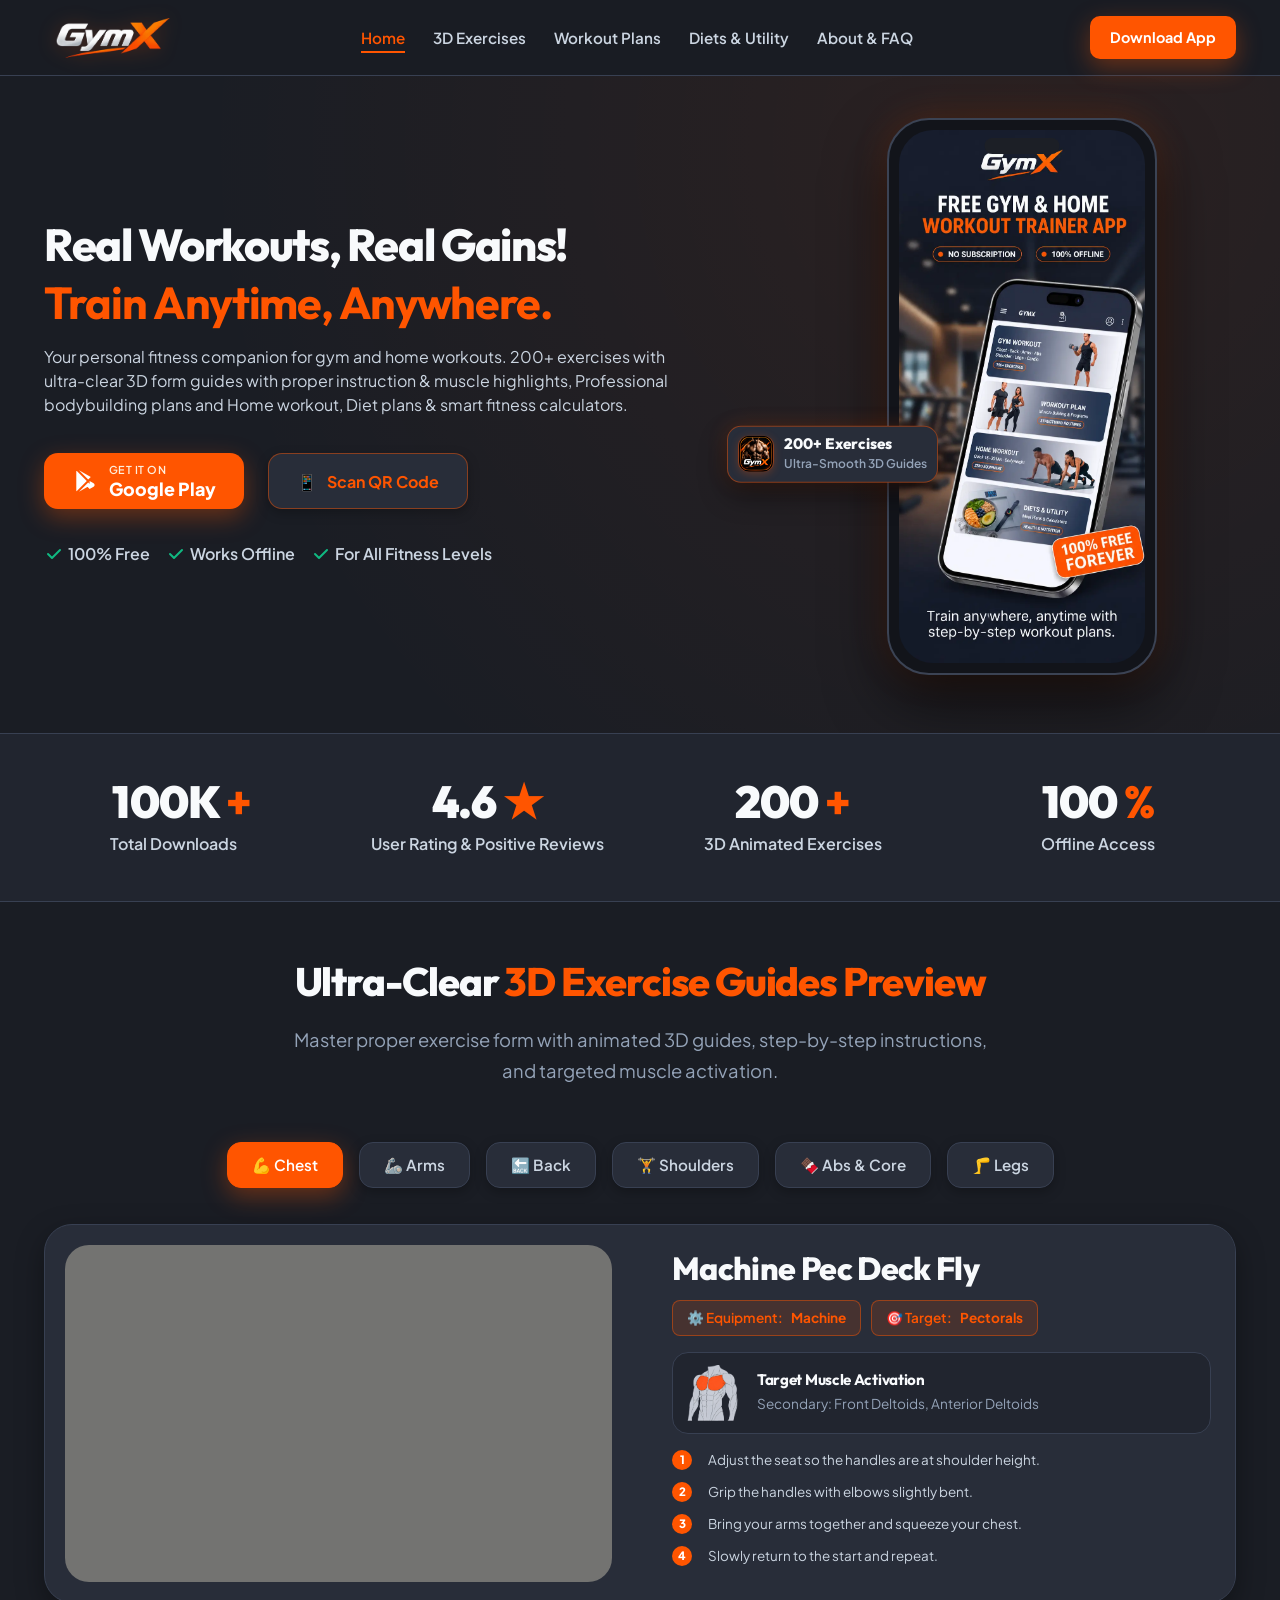
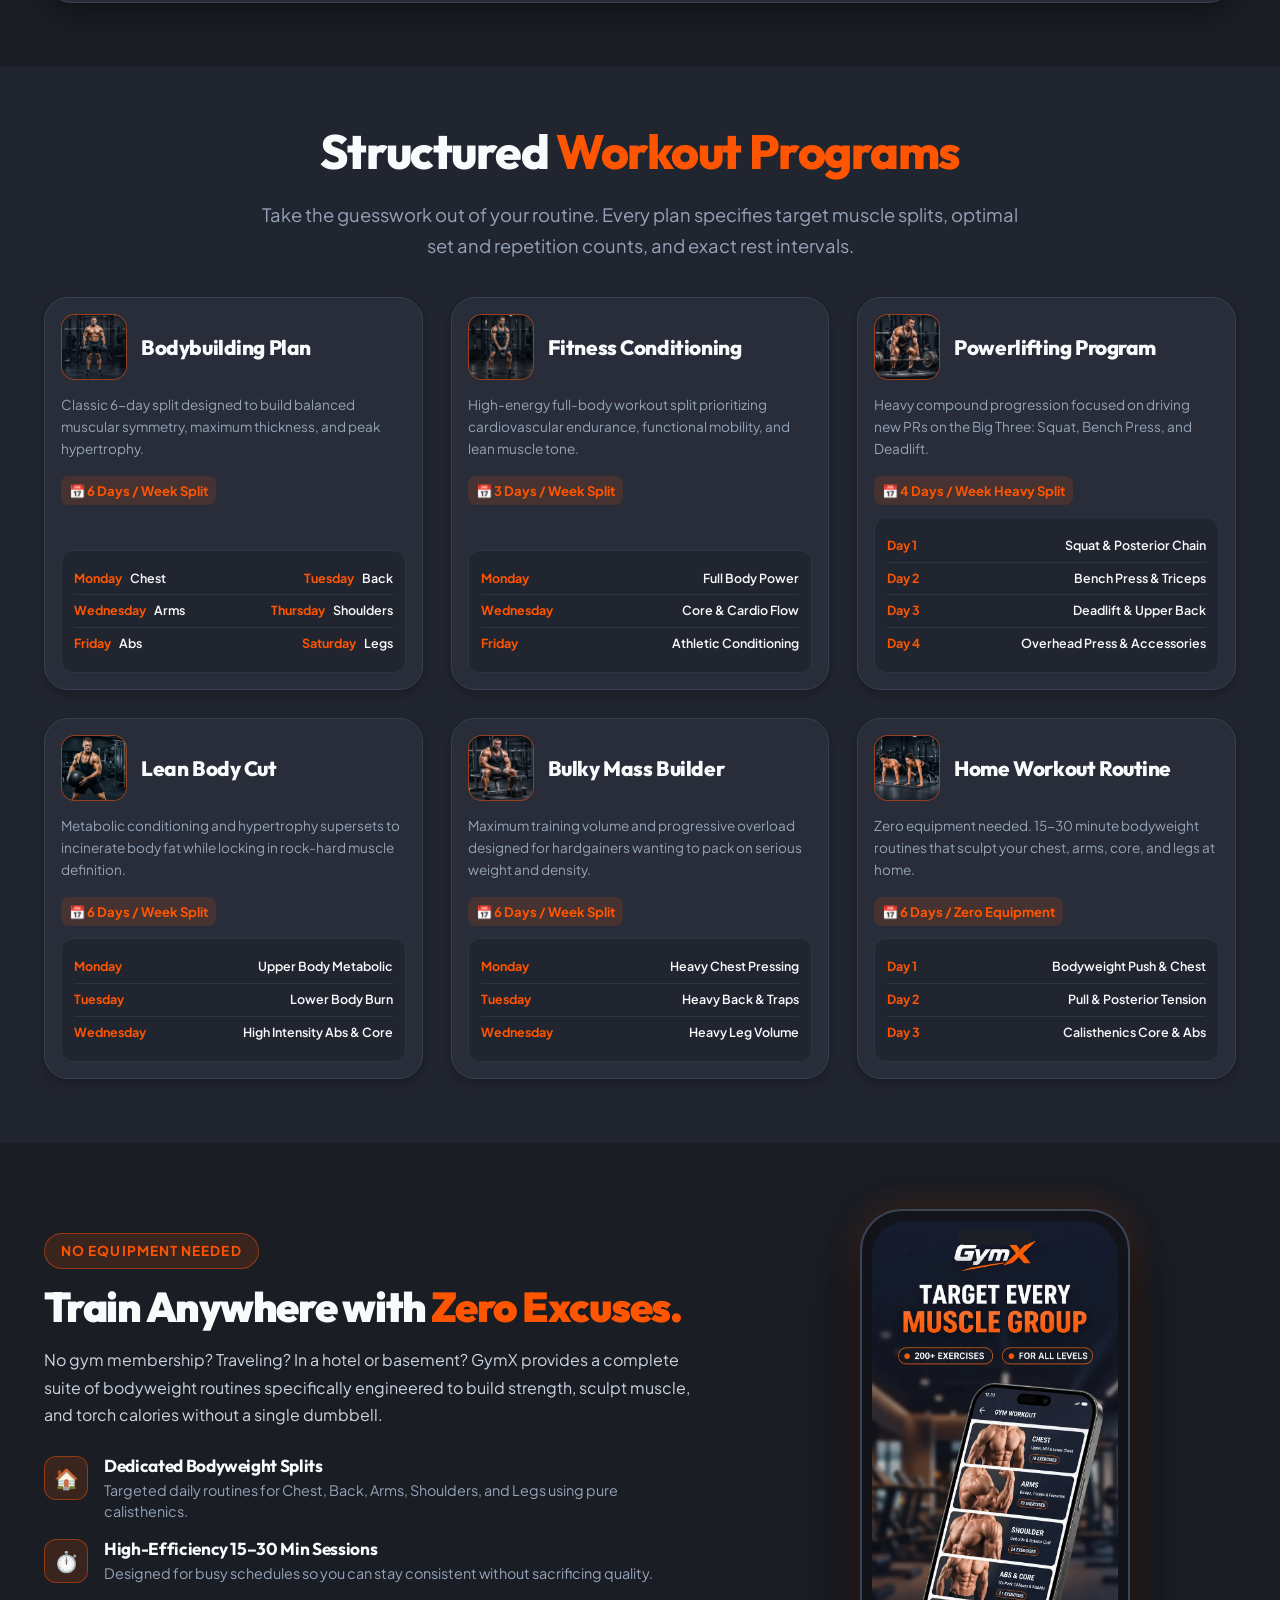
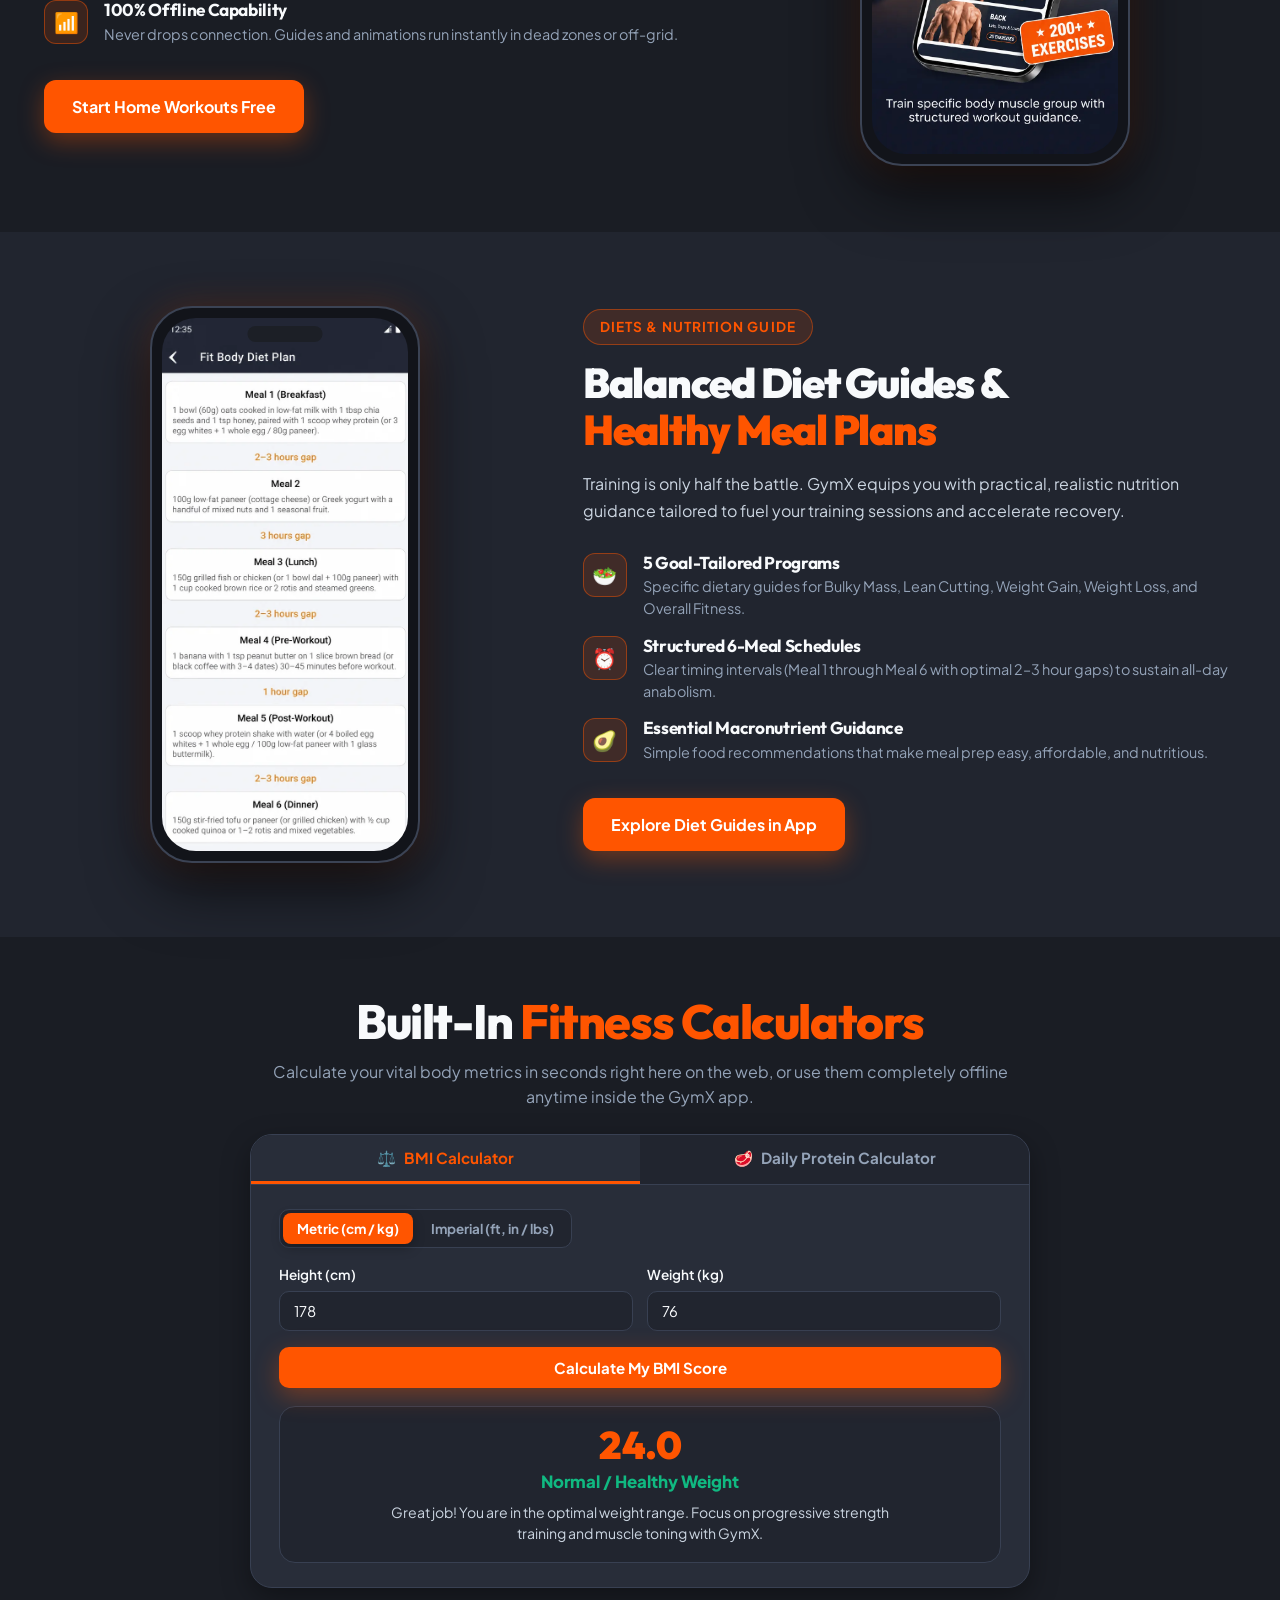
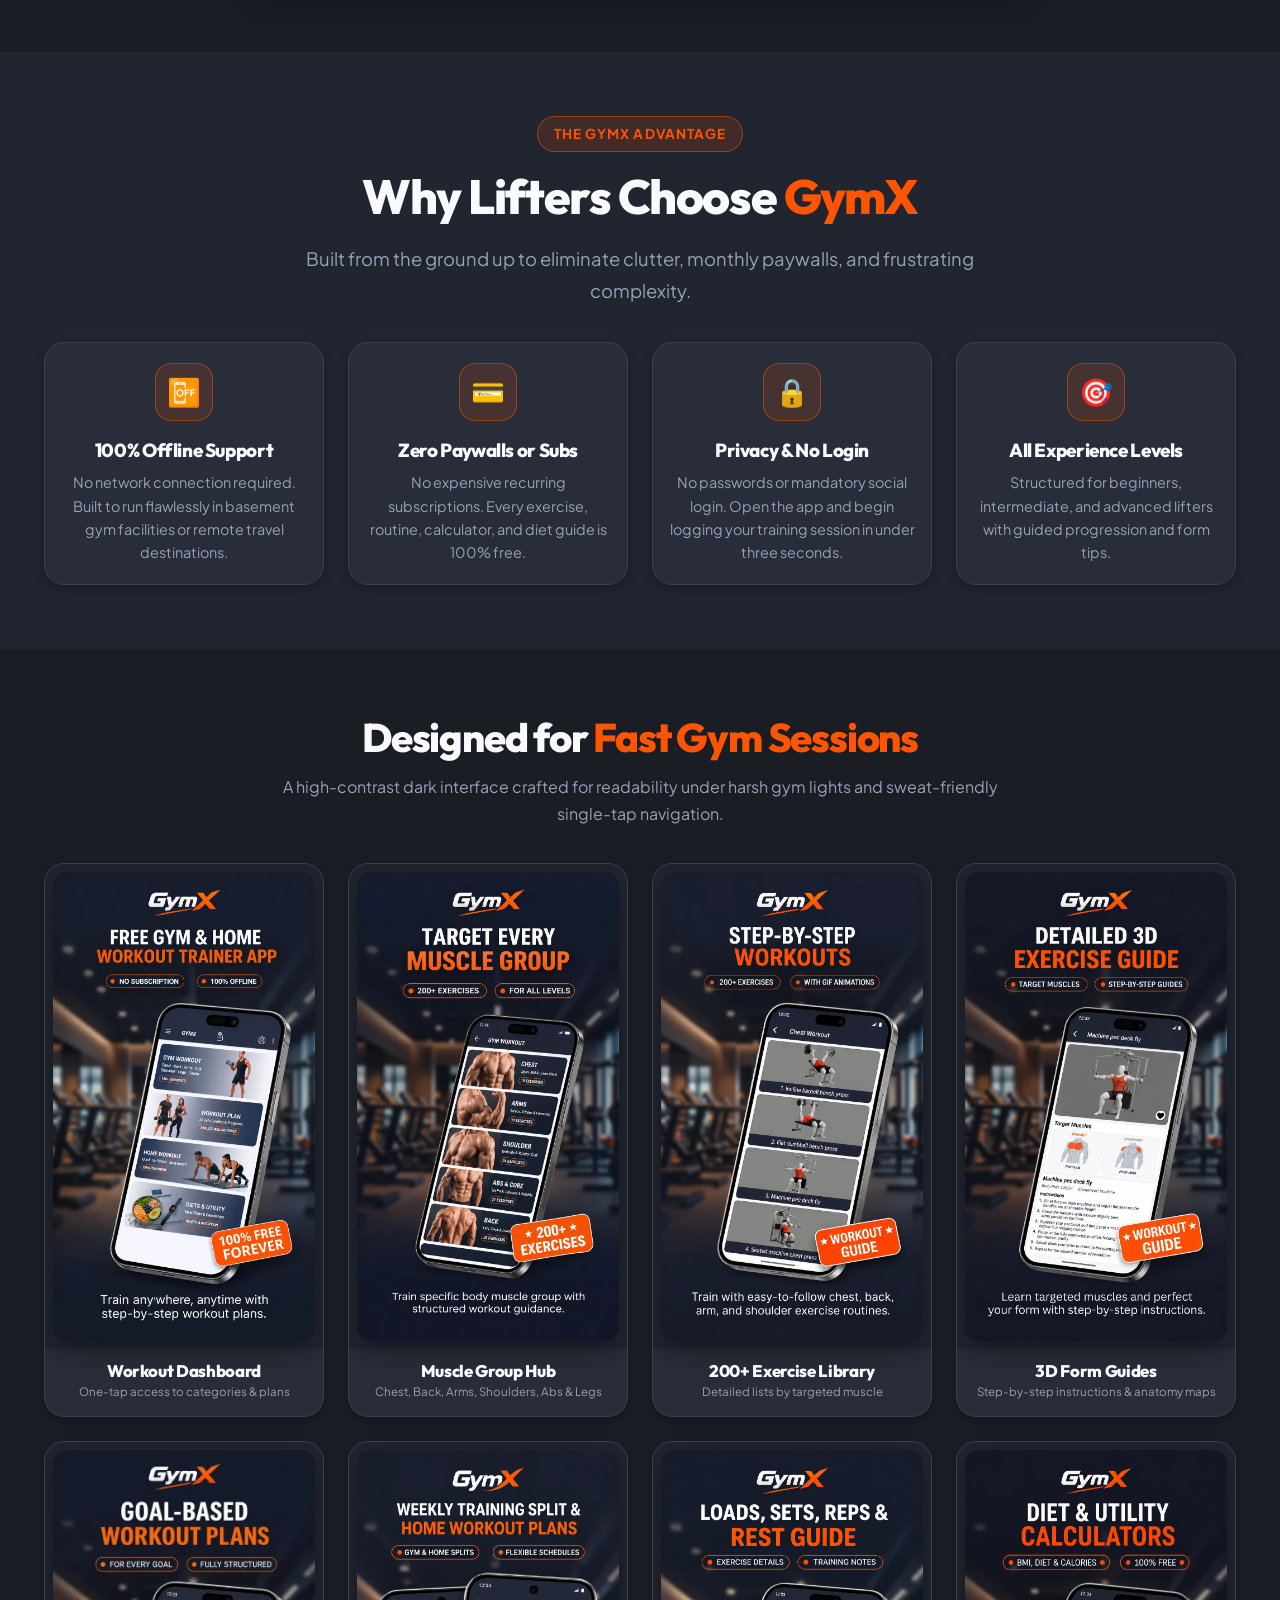
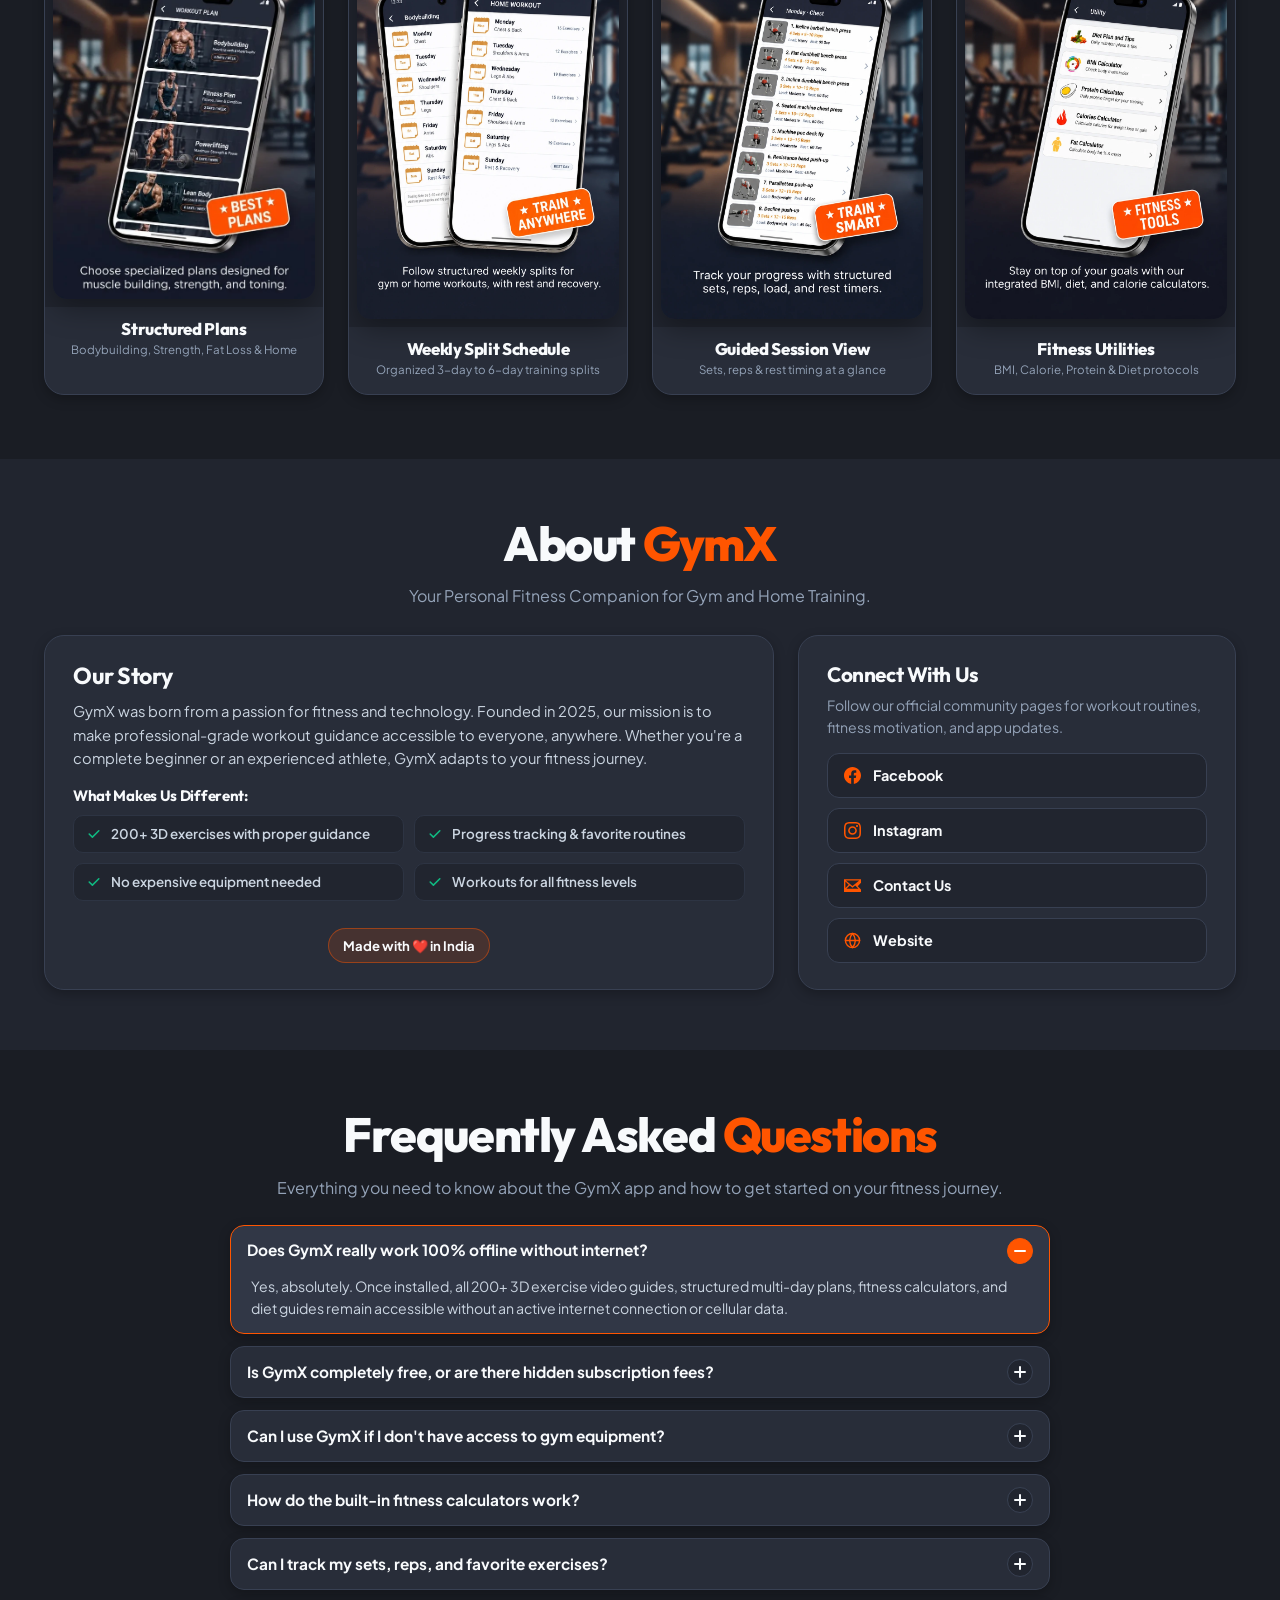
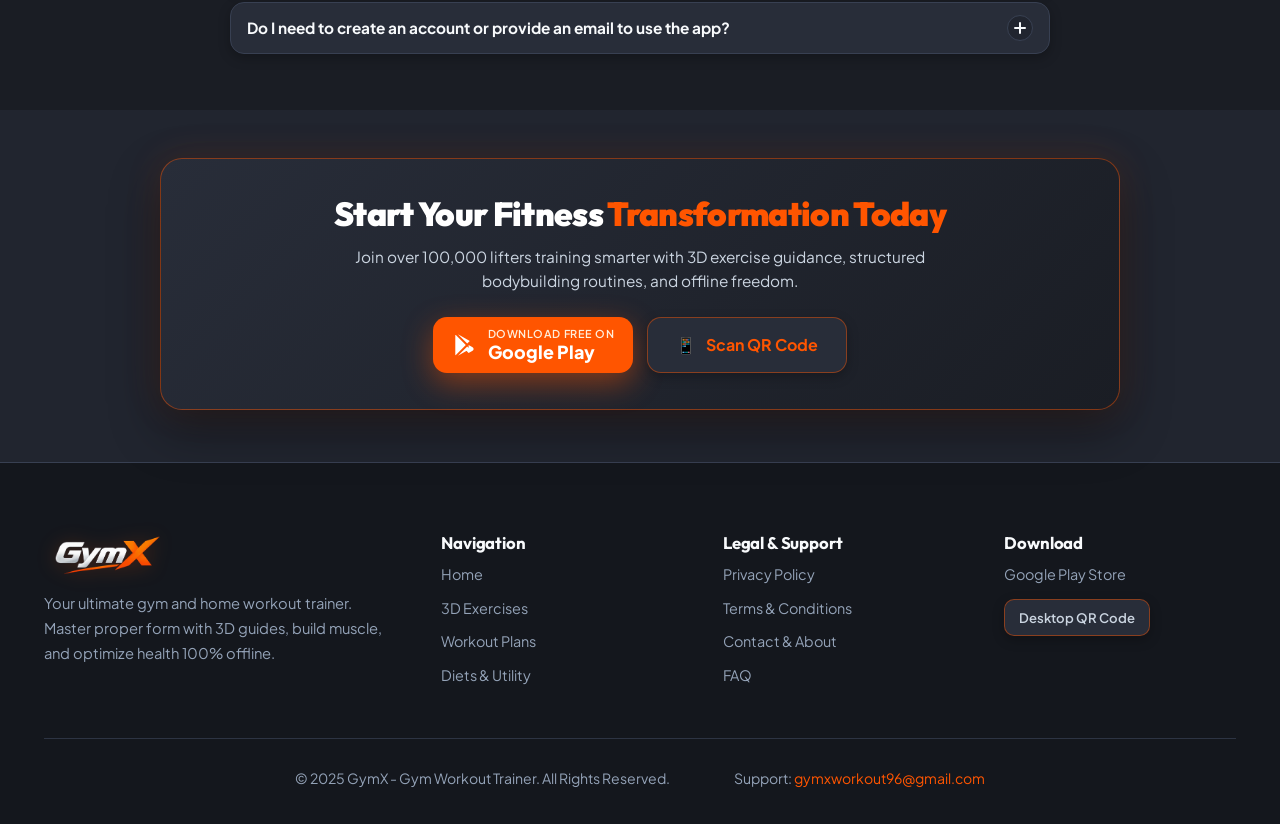
<file: index.html>
<!DOCTYPE html>
<html lang="en">
<head>
  <meta charset="UTF-8">
  <meta name="viewport" content="width=device-width, initial-scale=1.0">

  <!-- Primary Meta Tags -->
  <title>GymX - Gym & Home Workout Trainer | 100% Offline Fitness App</title>
  <meta name="title" content="GymX - Gym & Home Workout Trainer | 100% Offline Fitness App">
  <meta name="description" content="GymX is your personal fitness companion for gym and home workouts. 200+ exercises with ultra-clear 3D form guides with proper instruction & muscle highlights, Professional bodybuilding plans and Home workout, Diet plans & smart fitness calculators.">
  <meta name="keywords" content="gym workout app, home workout no equipment, 3d exercise guide, gym workout planner, offline workout app, fitness tracker, bmi calculator, bodybuilding plan, hindi workout app">
  <meta name="author" content="GymX - Gym Workout Trainer">
  <meta name="robots" content="index, follow">
  <link rel="canonical" href="https://gymxworkout.github.io/">

  <!-- Open Graph / Facebook -->
  <meta property="og:type" content="website">
  <meta property="og:url" content="https://gymxworkout.github.io/">
  <meta property="og:title" content="GymX - Gym & Home Workout Trainer | 100% Offline Fitness App">
  <meta property="og:description" content="Train at home or gym with 200+ 3D exercises, structured routines, diet guides & fitness calculators. 100% Free & Works Offline.">
  <meta property="og:image" content="https://gymxworkout.github.io/assets/app_icon.webp">

  <!-- Twitter -->
  <meta property="twitter:card" content="summary_large_image">
  <meta property="twitter:url" content="https://gymxworkout.github.io/">
  <meta property="twitter:title" content="GymX - Gym & Home Workout Trainer">
  <meta property="twitter:description" content="Free gym & home workout trainer with 3D video animations. No subscription needed, works 100% offline.">
  <meta property="twitter:image" content="https://gymxworkout.github.io/assets/app_icon.webp">

  <!-- Google Verification & Favicons -->
  <meta name="google-site-verification" content="DlTFylU_HJkMpbPmx9tEHGbWWTGxBo9Hy9UjoOyeXfE">
  <link rel="icon" type="image/webp" href="assets/app_icon.webp">
  <link rel="apple-touch-icon" href="assets/app_icon.webp">

  <!-- Stylesheet -->
  <link rel="stylesheet" href="css/style.css">

  <!-- Schema.org JSON-LD Markup -->
  <script type="application/ld+json">
  {
    "@context": "https://schema.org",
    "@type": "SoftwareApplication",
    "name": "GymX - Gym Workout Trainer",
    "operatingSystem": "Android",
    "applicationCategory": "HealthApplication",
    "offers": {
      "@type": "Offer",
      "price": "0",
      "priceCurrency": "USD"
    },
    "aggregateRating": {
      "@type": "AggregateRating",
      "ratingValue": "4.6",
      "ratingCount": "12500"
    },
    "description": "GymX is your personal fitness companion for gym and home workouts. 200+ exercises with ultra-clear 3D form guides with proper instruction & muscle highlights, Professional bodybuilding plans and Home workout, Diet plans & smart fitness calculators with complete offline access.",
    "downloadUrl": "https://play.google.com/store/apps/details?id=com.gymx.workout"
  }
  </script>
</head>
<body>

  <!-- ==========================================================================
       Site Navigation
       ========================================================================== -->
  <header class="site-header">
    <div class="nav-backdrop" aria-hidden="true"></div>
    <div class="container header-inner">
      <div class="header-left">
        <button class="nav-toggle" aria-label="Toggle navigation menu" aria-expanded="false">
          <span class="nav-toggle-icon">☰</span>
        </button>
        <a href="#" class="brand-logo" aria-label="GymX Home">
          <img src="assets/gymx_logo.webp" alt="GymX" class="brand-wordmark" width="140" height="48">
        </a>
      </div>

      <nav aria-label="Main Navigation">
        <ul class="nav-links">
          <li class="nav-drawer-header">
            <img src="assets/gymx_logo.webp" alt="GymX" class="brand-wordmark" width="110" height="38">
            <button class="nav-close-btn" aria-label="Close navigation menu">✕</button>
          </li>
          <li><a href="#" class="nav-link active">Home</a></li>
          <li><a href="#exercises" class="nav-link">3D Exercises</a></li>
          <li><a href="#plans" class="nav-link">Workout Plans</a></li>
          <li><a href="#utility" class="nav-link">Diets & Utility</a></li>
          <li><a href="#about" class="nav-link">About & FAQ</a></li>
        </ul>
      </nav>

      <div class="header-actions">
        <a href="https://play.google.com/store/apps/details?id=com.gymx.workout" target="_blank" rel="noopener noreferrer" class="btn btn-primary btn-sm">
          Download App
        </a>
      </div>
    </div>
  </header>

  <main>
    <!-- ==========================================================================
         Hero Section
         ========================================================================== -->
    <section class="hero-section">
      <div class="container hero-grid">
        <div class="hero-content">
          <h1 class="hero-title">
            <span class="title-line1">Real Workouts, Real Gains!</span>
            <span class="title-line2">Train Anytime, Anywhere.</span>
          </h1>
          <p class="hero-subtitle">
            Your personal fitness companion for gym and home workouts. 200+ exercises with ultra-clear 3D form guides with proper instruction & muscle highlights, Professional bodybuilding plans and Home workout, Diet plans & smart fitness calculators.
          </p>

          <div class="hero-cta-group">
            <a href="https://play.google.com/store/apps/details?id=com.gymx.workout" target="_blank" rel="noopener noreferrer" class="btn-playstore" aria-label="Get GymX on Google Play">
              <svg viewBox="0 0 24 24" fill="currentColor">
                <path d="M3.609 1.814L13.792 12 3.61 22.186c-.198-.198-.31-.47-.31-.762V2.576c0-.292.112-.564.31-.762zM15.207 13.414l2.585 2.586-11.834 6.76 9.249-9.346zm0-2.828L5.958 1.24l11.834 6.76-2.585 2.586zm1.414 1.414l3.965 2.266c.642.367 1.014.992 1.014 1.734s-.372 1.367-1.014 1.734l-3.965 2.266-2.414-2.414 2.414-2.414z"/>
              </svg>
              <div>
                <span class="btn-text-sub">GET IT ON</span>
                <span class="btn-text-main">Google Play</span>
              </div>
            </a>

            <button class="btn-qr-trigger" type="button" aria-label="Scan QR Code to download">
              <span>📱</span> Scan QR Code
            </button>
          </div>

          <ul class="hero-trust-list">
            <li class="hero-trust-item">
              <svg width="20" height="20" viewBox="0 0 20 20" fill="currentColor" aria-hidden="true"><path fill-rule="evenodd" d="M16.707 5.293a1 1 0 010 1.414l-8 8a1 1 0 01-1.414 0l-4-4a1 1 0 011.414-1.414L8 12.586l7.293-7.293a1 1 0 011.414 0z" clip-rule="evenodd"/></svg>
              <span>100% Free</span>
            </li>
            <li class="hero-trust-item">
              <svg width="20" height="20" viewBox="0 0 20 20" fill="currentColor" aria-hidden="true"><path fill-rule="evenodd" d="M16.707 5.293a1 1 0 010 1.414l-8 8a1 1 0 01-1.414 0l-4-4a1 1 0 011.414-1.414L8 12.586l7.293-7.293a1 1 0 011.414 0z" clip-rule="evenodd"/></svg>
              <span>Works Offline</span>
            </li>
            <li class="hero-trust-item">
              <svg width="20" height="20" viewBox="0 0 20 20" fill="currentColor" aria-hidden="true"><path fill-rule="evenodd" d="M16.707 5.293a1 1 0 010 1.414l-8 8a1 1 0 01-1.414 0l-4-4a1 1 0 011.414-1.414L8 12.586l7.293-7.293a1 1 0 011.414 0z" clip-rule="evenodd"/></svg>
              <span>For All Fitness Levels</span>
            </li>
          </ul>
        </div>

        <div class="hero-device-wrapper">
          <div class="phone-mockup">
            <div class="phone-notch"></div>
            <div class="phone-screen">
              <img src="assets/home.webp" alt="GymX 2.0 Dashboard Screen" class="phone-media" width="320" height="650">
            </div>
          </div>

          <!-- 3D Exercise Floating Badge Positioned to the SIDE of the Mobile Design -->
          <div class="hero-floating-card" aria-hidden="true">
            <div class="hero-floating-icon"><img src="assets/app_icon.webp" alt="GymX Logo" class="brand-icon2"></div>
            <div class="hero-floating-info">
              <span class="hero-floating-title">200+ Exercises</span>
              <span class="hero-floating-desc">Ultra-Smooth 3D Guides</span>
            </div>
          </div>
        </div>
      </div>
    </section>

    <!-- ==========================================================================
         Proof & Metrics Bar
         ========================================================================== -->
    <section class="stats-bar">
      <div class="container stats-grid">
        <div class="stat-item">
          <div class="stat-number">100K <span>+</span></div>
          <div class="stat-label">Total Downloads</div>
        </div>
        <div class="stat-item">
          <div class="stat-number">4.6 <span>★</span></div>
          <div class="stat-label">User Rating & Positive Reviews</div>
        </div>
        <div class="stat-item">
          <div class="stat-number">200 <span>+</span></div>
          <div class="stat-label">3D Animated Exercises</div>
        </div>
        <div class="stat-item">
          <div class="stat-number">100 <span>%</span></div>
          <div class="stat-label">Offline Access</div>
        </div>
      </div>
    </section>

    <!-- ==========================================================================
         3D Exercise Showcase Section (Video Never Cropped, No Tag Overlay)
         ========================================================================== -->
    <section id="exercises" class="section">
      <div class="container">
        <div class="section-header">
          <h2 class="section-title">Ultra-Clear <span>3D Exercise Guides Preview</span></h2>
          <p class="section-desc">
            Master proper exercise form with animated 3D guides, step-by-step instructions, and targeted muscle activation.
          </p>
        </div>

        <div class="exercise-categories">
          <button class="tab-btn active" data-category="chest">💪 Chest</button>
          <button class="tab-btn" data-category="arms">🦾 Arms</button>
          <button class="tab-btn" data-category="back">🔙 Back</button>
          <button class="tab-btn" data-category="shoulders">🏋️ Shoulders</button>
          <button class="tab-btn" data-category="abs">🍫 Abs & Core</button>
          <button class="tab-btn" data-category="legs">🦵 Legs</button>
        </div>

        <div class="exercise-showcase-card">
          <!-- Video Frame without cropping or overlay text -->
          <div class="exercise-media-frame">
            <video id="exVideo" src="assets/chest_sample.mp4" autoplay loop muted playsinline></video>
          </div>

          <div class="exercise-details">
            <h3 class="exercise-title" id="exTitle">Machine Pec Deck Fly</h3>

            <div class="exercise-meta-row">
              <span class="meta-chip">⚙️ Equipment: <strong id="exEquipment">Machine</strong></span>
              <span class="meta-chip">🎯 Target: <strong id="exTargetMuscle">Pectorals</strong></span>
            </div>

            <div class="muscle-diagram-box">
              <img id="exMuscleImg" src="assets/pectoralis_major.webp" alt="Pectoralis Major Anatomy">
              <div class="muscle-diagram-text">
                <h5>Target Muscle Activation</h5>
                <p>Secondary: <span id="exSecondaryMuscle">Front Deltoids, Anterior Deltoids</span></p>
              </div>
            </div>
            <ul class="exercise-instructions" id="exInstructions">
              <li>Adjust the seat so the handles are at shoulder height.</li>
			  <li>Grip the handles with elbows slightly bent.</li>
			  <li>Bring your arms together and squeeze your chest.</li>
			  <li>Slowly return to the start and repeat.</li>
            </ul>
          </div>
        </div>
      </div>
    </section>

    <!-- ==========================================================================
         Structured Workout Plans Section (Badge Removed)
         ========================================================================== -->
    <section id="plans" class="section section-alt">
      <div class="container">
        <div class="section-header">
          <h2 class="section-title">Structured <span>Workout Programs</span></h2>
          <p class="section-desc">
            Take the guesswork out of your routine. Every plan specifies target muscle splits, optimal set and repetition counts, and exact rest intervals.
          </p>
        </div>

        <div class="plans-grid">
          <!-- 1. Bodybuilding -->
          <div class="plan-card">
            <div class="plan-card-top">
              <div class="plan-card-header">
                <div class="plan-icon-wrapper">
                  <img src="assets/plan_bodybuilding.webp" alt="Bodybuilding Program">
                </div>
                <h3 class="plan-title">Bodybuilding Plan</h3>
              </div>
              <p class="plan-desc">Classic 6-day split designed to build balanced muscular symmetry, maximum thickness, and peak hypertrophy.</p>
              <span class="plan-badge-days">📅 6 Days / Week Split</span>
            </div>
            <div class="plan-split-preview">
              <div class="plan-split-row">
				<div><span class="plan-split-day">Monday</span><span class="plan-split-focus">Chest</span></div>
				<div><span class="plan-split-day">Tuesday</span><span class="plan-split-focus">Back</span></div>
			  </div>
			  <div class="plan-split-row">
				<div><span class="plan-split-day">Wednesday</span><span class="plan-split-focus">Arms</span></div>
				<div><span class="plan-split-day">Thursday</span><span class="plan-split-focus">Shoulders</span></div>
			  </div>
			  <div class="plan-split-row">
				<div><span class="plan-split-day">Friday</span><span class="plan-split-focus">Abs</span></div>
				<div><span class="plan-split-day">Saturday</span><span class="plan-split-focus">Legs</span></div>
			  </div>
            </div>
          </div>

          <!-- 2. Fitness Conditioning -->
          <div class="plan-card">
            <div class="plan-card-top">
              <div class="plan-card-header">
                <div class="plan-icon-wrapper">
                  <img src="assets/plan_fitness.webp" alt="Fitness Program">
                </div>
                <h3 class="plan-title">Fitness Conditioning</h3>
              </div>
              <p class="plan-desc">High-energy full-body workout split prioritizing cardiovascular endurance, functional mobility, and lean muscle tone.</p>
              <span class="plan-badge-days">📅 3 Days / Week Split</span>
            </div>
            <div class="plan-split-preview">
              <div class="plan-split-row"><span class="plan-split-day">Monday</span><span class="plan-split-focus">Full Body Power</span></div>
              <div class="plan-split-row"><span class="plan-split-day">Wednesday</span><span class="plan-split-focus">Core & Cardio Flow</span></div>
              <div class="plan-split-row"><span class="plan-split-day">Friday</span><span class="plan-split-focus">Athletic Conditioning</span></div>
            </div>
          </div>

          <!-- 3. Powerlifting -->
          <div class="plan-card">
            <div class="plan-card-top">
              <div class="plan-card-header">
                <div class="plan-icon-wrapper">
                  <img src="assets/plan_powerlifting.webp" alt="Powerlifting Program">
                </div>
                <h3 class="plan-title">Powerlifting Program</h3>
              </div>
              <p class="plan-desc">Heavy compound progression focused on driving new PRs on the Big Three: Squat, Bench Press, and Deadlift.</p>
              <span class="plan-badge-days">📅 4 Days / Week Heavy Split</span>
            </div>
            <div class="plan-split-preview">
              <div class="plan-split-row"><span class="plan-split-day">Day 1</span><span class="plan-split-focus">Squat & Posterior Chain</span></div>
              <div class="plan-split-row"><span class="plan-split-day">Day 2</span><span class="plan-split-focus">Bench Press & Triceps</span></div>
              <div class="plan-split-row"><span class="plan-split-day">Day 3</span><span class="plan-split-focus">Deadlift & Upper Back</span></div>
              <div class="plan-split-row"><span class="plan-split-day">Day 4</span><span class="plan-split-focus">Overhead Press & Accessories</span></div>
            </div>
          </div>

          <!-- 4. Lean Body -->
          <div class="plan-card">
            <div class="plan-card-top">
              <div class="plan-card-header">
                <div class="plan-icon-wrapper">
                  <img src="assets/plan_lean_body.webp" alt="Lean Body Routine">
                </div>
                <h3 class="plan-title">Lean Body Cut</h3>
              </div>
              <p class="plan-desc">Metabolic conditioning and hypertrophy supersets to incinerate body fat while locking in rock-hard muscle definition.</p>
              <span class="plan-badge-days">📅 6 Days / Week Split</span>
            </div>
            <div class="plan-split-preview">
              <div class="plan-split-row"><span class="plan-split-day">Monday</span><span class="plan-split-focus">Upper Body Metabolic</span></div>
              <div class="plan-split-row"><span class="plan-split-day">Tuesday</span><span class="plan-split-focus">Lower Body Burn</span></div>
              <div class="plan-split-row"><span class="plan-split-day">Wednesday</span><span class="plan-split-focus">High Intensity Abs & Core</span></div>
            </div>
          </div>

          <!-- 5. Bulky Body -->
          <div class="plan-card">
            <div class="plan-card-top">
              <div class="plan-card-header">
                <div class="plan-icon-wrapper">
                  <img src="assets/plan_bulky_body.webp" alt="Bulky Body Program">
                </div>
                <h3 class="plan-title">Bulky Mass Builder</h3>
              </div>
              <p class="plan-desc">Maximum training volume and progressive overload designed for hardgainers wanting to pack on serious weight and density.</p>
              <span class="plan-badge-days">📅 6 Days / Week Split</span>
            </div>
            <div class="plan-split-preview">
              <div class="plan-split-row"><span class="plan-split-day">Monday</span><span class="plan-split-focus">Heavy Chest Pressing</span></div>
              <div class="plan-split-row"><span class="plan-split-day">Tuesday</span><span class="plan-split-focus">Heavy Back & Traps</span></div>
              <div class="plan-split-row"><span class="plan-split-day">Wednesday</span><span class="plan-split-focus">Heavy Leg Volume</span></div>
            </div>
          </div>

          <!-- 6. Home Workout -->
          <div class="plan-card">
            <div class="plan-card-top">
              <div class="plan-card-header">
                <div class="plan-icon-wrapper">
                  <img src="assets/home_workout.webp" alt="Home Workout Routine">
                </div>
                <h3 class="plan-title">Home Workout Routine</h3>
              </div>
              <p class="plan-desc">Zero equipment needed. 15-30 minute bodyweight routines that sculpt your chest, arms, core, and legs at home.</p>
              <span class="plan-badge-days">📅 6 Days / Zero Equipment</span>
            </div>
            <div class="plan-split-preview">
              <div class="plan-split-row"><span class="plan-split-day">Day 1</span><span class="plan-split-focus">Bodyweight Push & Chest</span></div>
              <div class="plan-split-row"><span class="plan-split-day">Day 2</span><span class="plan-split-focus">Pull & Posterior Tension</span></div>
              <div class="plan-split-row"><span class="plan-split-day">Day 3</span><span class="plan-split-focus">Calisthenics Core & Abs</span></div>
            </div>
          </div>
        </div>
      </div>
    </section>

    <!-- ==========================================================================
         Home Workout Spotlight (Compact Section)
         ========================================================================== -->
    <section id="home-workout" class="section section-compact">
      <div class="container feature-split-grid">
        <div class="feature-split-content">
          <div class="section-tag">No Equipment Needed</div>
          <h2>Train Anywhere with <span>Zero Excuses.</span></h2>
          <p>
            No gym membership? Traveling? In a hotel or basement? GymX provides a complete suite of bodyweight routines specifically engineered to build strength, sculpt muscle, and torch calories without a single dumbbell.
          </p>

          <ul class="feature-split-list">
            <li class="feature-split-item">
              <div class="feature-icon-badge">🏠</div>
              <div class="feature-item-text">
                <h4>Dedicated Bodyweight Splits</h4>
                <p>Targeted daily routines for Chest, Back, Arms, Shoulders, and Legs using pure calisthenics.</p>
              </div>
            </li>
            <li class="feature-split-item">
              <div class="feature-icon-badge">⏱️</div>
              <div class="feature-item-text">
                <h4>High-Efficiency 15–30 Min Sessions</h4>
                <p>Designed for busy schedules so you can stay consistent without sacrificing quality.</p>
              </div>
            </li>
            <li class="feature-split-item">
              <div class="feature-icon-badge">📶</div>
              <div class="feature-item-text">
                <h4>100% Offline Capability</h4>
                <p>Never drops connection. Guides and animations run instantly in dead zones or off-grid.</p>
              </div>
            </li>
          </ul>

          <a href="https://play.google.com/store/apps/details?id=com.gymx.workout" target="_blank" rel="noopener noreferrer" class="btn btn-primary">
            Start Home Workouts Free
          </a>
        </div>

        <div class="hero-device-wrapper">
          <div class="phone-mockup">
            <div class="phone-notch"></div>
            <div class="phone-screen">
              <img src="assets/bodypart.webp" alt="GymX Bodypart Category View" class="phone-media" width="320" height="650">
            </div>
          </div>
        </div>
      </div>
    </section>

    <!-- ==========================================================================
         Nutrition & Meal Plans Section
         ========================================================================== -->
    <section id="utility" class="section section-alt">
      <span id="diet"></span>
      <div class="container feature-split-grid" style="direction: rtl;">
        <div class="feature-split-content" style="direction: ltr;">
          <div class="section-tag">Diets &amp; Nutrition Guide</div>
          <h2>Balanced Diet Guides &<br><span>Healthy Meal Plans</span></h2>
          <p>
            Training is only half the battle. GymX equips you with practical, realistic nutrition guidance tailored to fuel your training sessions and accelerate recovery.
          </p>

          <ul class="feature-split-list">
            <li class="feature-split-item">
              <div class="feature-icon-badge">🥗</div>
              <div class="feature-item-text">
                <h4>5 Goal-Tailored Programs</h4>
                <p>Specific dietary guides for Bulky Mass, Lean Cutting, Weight Gain, Weight Loss, and Overall Fitness.</p>
              </div>
            </li>
            <li class="feature-split-item">
              <div class="feature-icon-badge">⏰</div>
              <div class="feature-item-text">
                <h4>Structured 6-Meal Schedules</h4>
                <p>Clear timing intervals (Meal 1 through Meal 6 with optimal 2–3 hour gaps) to sustain all-day anabolism.</p>
              </div>
            </li>
            <li class="feature-split-item">
              <div class="feature-icon-badge">🥑</div>
              <div class="feature-item-text">
                <h4>Essential Macronutrient Guidance</h4>
                <p>Simple food recommendations that make meal prep easy, affordable, and nutritious.</p>
              </div>
            </li>
          </ul>

          <a href="https://play.google.com/store/apps/details?id=com.gymx.workout" target="_blank" rel="noopener noreferrer" class="btn btn-primary">
            Explore Diet Guides in App
          </a>
        </div>

        <div class="hero-device-wrapper" style="direction: ltr;">
          <div class="phone-mockup">
            <div class="phone-notch"></div>
            <div class="phone-screen">
              <img src="assets/diets.webp" alt="GymX Nutrition & Diet Plan" class="phone-media" width="320" height="650">
            </div>
          </div>
        </div>
      </div>
    </section>

    <!-- ==========================================================================
         Interactive Fitness Calculators Section (Badge Removed)
         ========================================================================== -->
    <section id="calculators" class="section">
      <div class="container">
        <div class="section-header">
          <h2 class="section-title">Built-In <span>Fitness Calculators</span></h2>
          <p class="section-desc">
            Calculate your vital body metrics in seconds right here on the web, or use them completely offline anytime inside the GymX app.
          </p>
        </div>

        <div class="calc-container">
          <div class="calc-nav">
            <button class="calc-tab-btn active" data-target="paneBmi">
              <span>⚖️</span> BMI Calculator
            </button>
            <button class="calc-tab-btn" data-target="paneProtein">
              <span>🥩</span> Daily Protein Calculator
            </button>
          </div>

          <div class="calc-body">
            <!-- BMI Calculator Pane -->
            <div id="paneBmi" class="calc-pane active">
              <div class="unit-switch">
                <button type="button" class="unit-btn bmi-unit-btn active" data-unit="metric">Metric (cm / kg)</button>
                <button type="button" class="unit-btn bmi-unit-btn" data-unit="imperial">Imperial (ft, in / lbs)</button>
              </div>

              <form id="bmiForm">
                <div class="calc-form-grid">
                  <div class="form-group field-metric">
                    <label class="form-label" for="bmiHeightCm">Height (cm)</label>
                    <input type="number" id="bmiHeightCm" class="form-input" placeholder="e.g. 175" min="50" max="260" value="178">
                  </div>
                  <div class="form-group field-metric">
                    <label class="form-label" for="bmiWeightKg">Weight (kg)</label>
                    <input type="number" id="bmiWeightKg" class="form-input" placeholder="e.g. 75" min="20" max="300" value="76">
                  </div>

                  <div class="form-group field-imperial" style="display:none;">
                    <label class="form-label">Height (Feet & Inches)</label>
                    <div style="display:flex; gap:10px;">
                      <input type="number" id="bmiHeightFt" class="form-input" placeholder="ft" min="2" max="8" value="5" style="width:50%;">
                      <input type="number" id="bmiHeightIn" class="form-input" placeholder="in" min="0" max="11" value="10" style="width:50%;">
                    </div>
                  </div>
                  <div class="form-group field-imperial" style="display:none;">
                    <label class="form-label" for="bmiWeightLbs">Weight (lbs)</label>
                    <input type="number" id="bmiWeightLbs" class="form-input" placeholder="e.g. 165" min="40" max="600" value="168">
                  </div>
                </div>

                <button type="submit" class="btn btn-primary" style="width:100%;">
                  Calculate My BMI Score
                </button>
              </form>

              <div id="bmiResultBox" class="calc-result-box">
                <div class="calc-score" id="bmiScore">24.0</div>
                <div class="calc-category" id="bmiCategory">Normal / Healthy Weight</div>
                <p class="calc-message" id="bmiMessage">
                  Great job! You are in the optimal weight range. Focus on progressive strength training and muscle toning with GymX.
                </p>
              </div>
            </div>

            <!-- Protein Calculator Pane -->
            <div id="paneProtein" class="calc-pane">
              <form id="proteinForm">
                <div class="calc-form-grid">
                  <div class="form-group">
                    <label class="form-label" for="protWeight">Your Body Weight</label>
                    <input type="number" id="protWeight" class="form-input" placeholder="e.g. 75" value="75" min="20" max="300" required>
                  </div>
                  <div class="form-group">
                    <label class="form-label" for="protUnit">Weight Unit</label>
                    <select id="protUnit" class="form-select">
                      <option value="kg" selected>Kilograms (kg)</option>
                      <option value="lbs">Pounds (lbs)</option>
                    </select>
                  </div>
                  <div class="form-group" style="grid-column: 1 / -1;">
                    <label class="form-label" for="protActivity">Fitness & Training Goal</label>
                    <select id="protActivity" class="form-select">
                      <option value="2.0" selected>Weight Training / Muscle Gain (Hypertrophy - 2.0g/kg)</option>
                      <option value="1.6">Fat Loss & Muscle Preservation (Cutting - 1.6g/kg)</option>
                      <option value="1.2">Athletic & Sports Conditioning (Endurance - 1.2g/kg)</option>
                      <option value="0.8">Sedentary / General Maintenance (0.8g/kg)</option>
                    </select>
                  </div>
                </div>

                <button type="submit" class="btn btn-primary" style="width:100%;">
                  Calculate Daily Protein Target
                </button>
              </form>

              <div id="proteinResultBox" class="calc-result-box">
                <div class="calc-score" id="proteinScore">150g - 170g</div>
                <div class="calc-category">Optimal Daily Protein Target</div>
                <p class="calc-message" id="proteinMessage">
                  Divide this protein intake across 4–5 balanced meals of 30–40g each for optimal protein synthesis. Complete high-protein food breakdowns are available inside GymX!
                </p>
              </div>
            </div>
          </div>
        </div>
      </div>
    </section>

    <!-- ==========================================================================
         Why Choose GymX Matrix
         ========================================================================== -->
    <section id="why-gymx" class="section section-alt">
      <div class="container">
        <div class="section-header">
          <div class="section-tag">The GymX Advantage</div>
          <h2 class="section-title">Why Lifters Choose <span>GymX</span></h2>
          <p class="section-desc">
            Built from the ground up to eliminate clutter, monthly paywalls, and frustrating complexity.
          </p>
        </div>

        <div class="benefits-grid">
          <div class="benefit-card">
            <div class="benefit-icon">📴</div>
            <h3 class="benefit-title">100% Offline Support</h3>
            <p class="benefit-desc">No network connection required. Built to run flawlessly in basement gym facilities or remote travel destinations.</p>
          </div>

          <div class="benefit-card">
            <div class="benefit-icon">💳</div>
            <h3 class="benefit-title">Zero Paywalls or Subs</h3>
            <p class="benefit-desc">No expensive recurring subscriptions. Every exercise, routine, calculator, and diet guide is 100% free.</p>
          </div>

          <div class="benefit-card">
            <div class="benefit-icon">🔒</div>
            <h3 class="benefit-title">Privacy & No Login</h3>
            <p class="benefit-desc">No passwords or mandatory social login. Open the app and begin logging your training session in under three seconds.</p>
          </div>

          <div class="benefit-card">
            <div class="benefit-icon">🎯</div>
            <h3 class="benefit-title">All Experience Levels</h3>
            <p class="benefit-desc">Structured for beginners, intermediate, and advanced lifters with guided progression and form tips.</p>
          </div>
        </div>
      </div>
    </section>

    <!-- ==========================================================================
         App Screenshot Gallery (8 Screenshots: 4 + 4 Grid)
         ========================================================================== -->
    <section id="gallery" class="section">
      <div class="container">
        <div class="section-header">
          <h2 class="section-title">Designed for <span>Fast Gym Sessions</span></h2>
          <p class="section-desc">
            A high-contrast dark interface crafted for readability under harsh gym lights and sweat-friendly single-tap navigation.
          </p>
        </div>

        <div class="gallery-grid">
          <div class="gallery-card">
            <div class="gallery-card-screen">
              <img src="assets/home.webp" alt="GymX Workout Dashboard" loading="lazy" width="600" height="1074">
            </div>
            <div class="gallery-caption">
              <h4>Workout Dashboard</h4>
              <p>One-tap access to categories & plans</p>
            </div>
          </div>

          <div class="gallery-card">
            <div class="gallery-card-screen">
              <img src="assets/bodypart.webp" alt="GymX Muscle Group Hub" loading="lazy" width="600" height="1074">
            </div>
            <div class="gallery-caption">
              <h4>Muscle Group Hub</h4>
              <p>Chest, Back, Arms, Shoulders, Abs & Legs</p>
            </div>
          </div>

          <div class="gallery-card">
            <div class="gallery-card-screen">
              <img src="assets/workout.webp" alt="GymX Exercise Library" loading="lazy" width="600" height="1074">
            </div>
            <div class="gallery-caption">
              <h4>200+ Exercise Library</h4>
              <p>Detailed lists by targeted muscle</p>
            </div>
          </div>

          <div class="gallery-card">
            <div class="gallery-card-screen">
              <img src="assets/workout_details.webp" alt="GymX 3D Exercise Form Guide" loading="lazy" width="600" height="1074">
            </div>
            <div class="gallery-caption">
              <h4>3D Form Guides</h4>
              <p>Step-by-step instructions & anatomy maps</p>
            </div>
          </div>

          <div class="gallery-card">
            <div class="gallery-card-screen">
              <img src="assets/plan.webp" alt="GymX Structured Workout Plans" loading="lazy" width="600" height="1074">
            </div>
            <div class="gallery-caption">
              <h4>Structured Plans</h4>
              <p>Bodybuilding, Strength, Fat Loss & Home</p>
            </div>
          </div>

          <div class="gallery-card">
            <div class="gallery-card-screen">
              <img src="assets/plan_day.webp" alt="GymX Weekly Split Schedule" loading="lazy" width="600" height="1074">
            </div>
            <div class="gallery-caption">
              <h4>Weekly Split Schedule</h4>
              <p>Organized 3-day to 6-day training splits</p>
            </div>
          </div>

          <div class="gallery-card">
            <div class="gallery-card-screen">
              <img src="assets/plan_details.webp" alt="GymX Guided Session Details" loading="lazy" width="600" height="1074">
            </div>
            <div class="gallery-caption">
              <h4>Guided Session View</h4>
              <p>Sets, reps & rest timing at a glance</p>
            </div>
          </div>

          <div class="gallery-card">
            <div class="gallery-card-screen">
              <img src="assets/utility.webp" alt="GymX Fitness Utilities & Calculators" loading="lazy" width="600" height="1074">
            </div>
            <div class="gallery-caption">
              <h4>Fitness Utilities</h4>
              <p>BMI, Calorie, Protein & Diet protocols</p>
            </div>
          </div>
        </div>
      </div>
    </section>

    <!-- ==========================================================================
         About Us Section (from App & Social Links)
         ========================================================================== -->
    <section id="about" class="section section-alt">
      <div class="container">
        <div class="section-header">
          <h2 class="section-title">About <span>GymX</span></h2>
          <p class="section-desc">Your Personal Fitness Companion for Gym and Home Training.</p>
        </div>

        <div class="about-grid">
          <div class="about-card">
            <div>
              <h3>Our Story</h3>
              <p>
                GymX was born from a passion for fitness and technology. Founded in 2025, our mission is to make professional-grade workout guidance accessible to everyone, anywhere. Whether you're a complete beginner or an experienced athlete, GymX adapts to your fitness journey.
              </p>

              <h4 class="about-subheading">What Makes Us Different:</h4>
              <ul class="about-features-list">
                <li class="about-feature-item">
                  <svg width="18" height="18" viewBox="0 0 20 20" fill="currentColor" aria-hidden="true"><path fill-rule="evenodd" d="M16.707 5.293a1 1 0 010 1.414l-8 8a1 1 0 01-1.414 0l-4-4a1 1 0 011.414-1.414L8 12.586l7.293-7.293a1 1 0 011.414 0z" clip-rule="evenodd"/></svg>
                  <span>200+ 3D exercises with proper guidance</span>
                </li>
                <li class="about-feature-item">
                  <svg width="18" height="18" viewBox="0 0 20 20" fill="currentColor" aria-hidden="true"><path fill-rule="evenodd" d="M16.707 5.293a1 1 0 010 1.414l-8 8a1 1 0 01-1.414 0l-4-4a1 1 0 011.414-1.414L8 12.586l7.293-7.293a1 1 0 011.414 0z" clip-rule="evenodd"/></svg>
                  <span>Progress tracking & favorite routines</span>
                </li>
                <li class="about-feature-item">
                  <svg width="18" height="18" viewBox="0 0 20 20" fill="currentColor" aria-hidden="true"><path fill-rule="evenodd" d="M16.707 5.293a1 1 0 010 1.414l-8 8a1 1 0 01-1.414 0l-4-4a1 1 0 011.414-1.414L8 12.586l7.293-7.293a1 1 0 011.414 0z" clip-rule="evenodd"/></svg>
                  <span>No expensive equipment needed</span>
                </li>
                <li class="about-feature-item">
                  <svg width="18" height="18" viewBox="0 0 20 20" fill="currentColor" aria-hidden="true"><path fill-rule="evenodd" d="M16.707 5.293a1 1 0 010 1.414l-8 8a1 1 0 01-1.414 0l-4-4a1 1 0 011.414-1.414L8 12.586l7.293-7.293a1 1 0 011.414 0z" clip-rule="evenodd"/></svg>
                  <span>Workouts for all fitness levels</span>
                </li>
              </ul>
            </div>

            <div class="made-in-india-badge">
              Made with ❤️ in India
            </div>
          </div>

          <div class="about-social-card">
            <div>
              <h4>Connect With Us</h4>
              <p>Follow our official community pages for workout routines, fitness motivation, and app updates.</p>

              <div class="social-links-row">
                <a href="https://www.facebook.com/gymx.workoutapp" target="_blank" rel="noopener noreferrer" class="social-pill" aria-label="GymX Facebook Page">
                  <svg width="18" height="18" fill="currentColor" viewBox="0 0 24 24" aria-hidden="true"><path d="M24 12.073c0-6.627-5.373-12-12-12s-12 5.373-12 12c0 5.99 4.388 10.954 10.125 11.854v-8.385H7.078v-3.47h3.047V9.43c0-3.007 1.792-4.669 4.533-4.669 1.312 0 2.686.235 2.686.235v2.953H15.83c-1.491 0-1.956.925-1.956 1.874v2.25h3.328l-.532 3.47h-2.796v8.385C19.612 23.027 24 18.062 24 12.073z"/></svg>
                  <span>Facebook</span>
                </a>

                <a href="https://www.instagram.com/gymx.workout" target="_blank" rel="noopener noreferrer" class="social-pill" aria-label="GymX Instagram Page">
                  <svg width="18" height="18" fill="currentColor" viewBox="0 0 24 24" aria-hidden="true"><path d="M12 2.163c3.204 0 3.584.012 4.85.07 3.252.148 4.771 1.691 4.919 4.919.058 1.265.069 1.645.069 4.849 0 3.205-.012 3.584-.069 4.849-.149 3.225-1.664 4.771-4.919 4.919-1.266.058-1.644.07-4.85.07-3.204 0-3.584-.012-4.849-.07-3.26-.149-4.771-1.699-4.919-4.92-.058-1.265-.07-1.644-.07-4.849 0-3.204.013-3.583.07-4.849.149-3.227 1.664-4.771 4.919-4.919 1.266-.057 1.645-.069 4.849-.069zm0-2.163c-3.259 0-3.667.014-4.947.072-4.358.2-6.78 2.618-6.98 6.98-.059 1.281-.073 1.689-.073 4.948 0 3.259.014 3.668.072 4.948.2 4.358 2.618 6.78 6.98 6.98 1.281.058 1.689.072 4.948.072 3.259 0 3.668-.014 4.948-.072 4.354-.2 6.782-2.618 6.979-6.98.059-1.28.073-1.689.073-4.948 0-3.259-.014-3.667-.072-4.947-.196-4.354-2.617-6.78-6.979-6.98-1.281-.059-1.69-.073-4.949-.073zm0 5.838c-3.403 0-6.162 2.759-6.162 6.162s2.759 6.163 6.162 6.163 6.162-2.759 6.162-6.163c0-3.403-2.759-6.162-6.162-6.162zm0 10.162c-2.209 0-4-1.79-4-4 0-2.209 1.791-4 4-4s4 1.791 4 4c0 2.21-1.791 4-4 4zm6.406-11.845c-.796 0-1.441.645-1.441 1.44s.645 1.44 1.441 1.44c.795 0 1.439-.645 1.439-1.44s-.644-1.44-1.439-1.44z"/></svg>
                  <span>Instagram</span>
                </a>

                <a href="mailto:gymxworkout96@gmail.com" class="social-pill" aria-label="Email GymX Support">
                  <svg width="18" height="18" fill="currentColor" viewBox="0 0 24 24" aria-hidden="true"><path d="M0 3v18h24v-18h-24zm6.623 7.929l-4.623 4.712v-9.458l4.623 4.746zm-4.141-5.929h19.035l-9.517 7.761-9.518-7.761zm5.694 7.025l3.824 3.128 3.824-3.128 4.636 4.729h-16.92l4.636-4.729zm11.201 0.904l4.623-4.746v9.458l-4.623-4.712z"/></svg>
                  <span>Contact Us</span>
                </a>

                <a href="https://gymxworkout.github.io/" target="_blank" rel="noopener noreferrer" class="social-pill" aria-label="GymX Official Website">
                  <svg width="18" height="18" fill="none" stroke="currentColor" stroke-width="2" stroke-linecap="round" stroke-linejoin="round" viewBox="0 0 24 24" aria-hidden="true"><circle cx="12" cy="12" r="10"></circle><line x1="2" y1="12" x2="22" y2="12"></line><path d="M12 2a15.3 15.3 0 0 1 4 10 15.3 15.3 0 0 1-4 10 15.3 15.3 0 0 1-4-10 15.3 15.3 0 0 1 4-10z"></path></svg>
                  <span>Website</span>
                </a>
              </div>
            </div>
          </div>
        </div>
      </div>
    </section>

    <!-- ==========================================================================
         FAQ Accordion Section
         ========================================================================== -->
    <section id="faq" class="section">
      <div class="container">
        <div class="section-header">
          <h2 class="section-title">Frequently Asked <span>Questions</span></h2>
          <p class="section-desc">
            Everything you need to know about the GymX app and how to get started on your fitness journey.
          </p>
        </div>

        <div class="faq-container">
          <div class="faq-item active">
            <button type="button" class="faq-question" aria-expanded="true">
              <span>Does GymX really work 100% offline without internet?</span>
              <span class="faq-icon">+</span>
            </button>
            <div class="faq-answer">
              <p>Yes, absolutely. Once installed, all 200+ 3D exercise video guides, structured multi-day plans, fitness calculators, and diet guides remain accessible without an active internet connection or cellular data.</p>
            </div>
          </div>

          <div class="faq-item">
            <button type="button" class="faq-question" aria-expanded="false">
              <span>Is GymX completely free, or are there hidden subscription fees?</span>
              <span class="faq-icon">+</span>
            </button>
            <div class="faq-answer">
              <p>GymX is 100% free to download and use. There are zero subscriptions, locked features, or trial paywalls. All exercises and plans are fully accessible to every user.</p>
            </div>
          </div>

          <div class="faq-item">
            <button type="button" class="faq-question" aria-expanded="false">
              <span>Can I use GymX if I don't have access to gym equipment?</span>
              <span class="faq-icon">+</span>
            </button>
            <div class="faq-answer">
              <p>Yes. GymX includes a dedicated "Home Workout" category featuring complete bodyweight routines for Chest, Back, Arms, Shoulders, Core, and Legs that can be performed anywhere with zero equipment.</p>
            </div>
          </div>

          <div class="faq-item">
            <button type="button" class="faq-question" aria-expanded="false">
              <span>How do the built-in fitness calculators work?</span>
              <span class="faq-icon">+</span>
            </button>
            <div class="faq-answer">
              <p>GymX features clinically verified mathematical models for BMI (Metric & Imperial), Daily Maintenance and Surplus/Deficit Caloric intake, Protein Requirements based on training intensity, and Body Fat percentage using US Navy circumference formulas.</p>
            </div>
          </div>

          <div class="faq-item">
            <button type="button" class="faq-question" aria-expanded="false">
              <span>Can I track my sets, reps, and favorite exercises?</span>
              <span class="faq-icon">+</span>
            </button>
            <div class="faq-answer">
              <p>Yes. GymX allows you to save your go-to exercises to Favorites for fast, one-tap access during training and log your workout progress directly in the app.</p>
            </div>
          </div>

          <div class="faq-item">
            <button type="button" class="faq-question" aria-expanded="false">
              <span>Do I need to create an account or provide an email to use the app?</span>
              <span class="faq-icon">+</span>
            </button>
            <div class="faq-answer">
              <p>No. We respect your privacy. GymX requires zero registration, no account setup, and no personal email address. Simply install the app and begin training immediately.</p>
            </div>
          </div>
        </div>
      </div>
    </section>

    <!-- ==========================================================================
         Download CTA Banner
         ========================================================================== -->
    <section id="cta" class="section section-alt">
      <div class="container">
        <div class="cta-banner-wrapper">
          <h2 class="cta-banner-title">Start Your Fitness <span>Transformation Today</span></h2>
          <p class="cta-banner-desc">
            Join over 100,000 lifters training smarter with 3D exercise guidance, structured bodybuilding routines, and offline freedom.
          </p>

          <div class="cta-action-row">
            <a href="https://play.google.com/store/apps/details?id=com.gymx.workout" target="_blank" rel="noopener noreferrer" class="btn-playstore" aria-label="Download GymX on Google Play">
              <svg viewBox="0 0 24 24" fill="currentColor" aria-hidden="true">
                <path d="M3.609 1.814L13.792 12 3.61 22.186c-.198-.198-.31-.47-.31-.762V2.576c0-.292.112-.564.31-.762zM15.207 13.414l2.585 2.586-11.834 6.76 9.249-9.346zm0-2.828L5.958 1.24l11.834 6.76-2.585 2.586zm1.414 1.414l3.965 2.266c.642.367 1.014.992 1.014 1.734s-.372 1.367-1.014 1.734l-3.965 2.266-2.414-2.414 2.414-2.414z"/>
              </svg>
              <div>
                <span class="btn-text-sub">DOWNLOAD FREE ON</span>
                <span class="btn-text-main">Google Play</span>
              </div>
            </a>

            <button class="btn-qr-trigger" type="button" aria-label="Open QR Code download modal">
              <span>📱</span> Scan QR Code
            </button>
          </div>
        </div>
      </div>
    </section>
  </main>

  <!-- ==========================================================================
       Master Footer
       ========================================================================== -->
  <footer class="site-footer">
    <div class="container">
      <div class="footer-grid">
        <div class="footer-brand">
          <div class="brand-logo">
            <img src="assets/gymx_logo.webp" alt="GymX" class="brand-wordmark" width="140" height="48">
          </div>
          <p>
            Your ultimate gym and home workout trainer. Master proper form with 3D guides, build muscle, and optimize health 100% offline.
          </p>
        </div>

        <div class="footer-col">
          <h4>Navigation</h4>
          <ul class="footer-links">
            <li><a href="#">Home</a></li>
            <li><a href="#exercises">3D Exercises</a></li>
            <li><a href="#plans">Workout Plans</a></li>
            <li><a href="#utility">Diets & Utility</a></li>
          </ul>
        </div>

        <div class="footer-col">
          <h4>Legal & Support</h4>
          <ul class="footer-links">
            <li><a href="privacy-policy.html">Privacy Policy</a></li>
            <li><a href="terms-and-conditions.html">Terms & Conditions</a></li>
            <li><a href="#about">Contact & About</a></li>
            <li><a href="#faq">FAQ</a></li>
          </ul>
        </div>

        <div class="footer-col">
          <h4>Download</h4>
          <ul class="footer-links">
            <li><a href="https://play.google.com/store/apps/details?id=com.gymx.workout" target="_blank" rel="noopener noreferrer">Google Play Store</a></li>
            <li><a href="#" class="btn-qr-trigger">Desktop QR Code</a></li>
          </ul>
        </div>
      </div>

      <div class="footer-bottom">
        <p>&copy; 2025 GymX - Gym Workout Trainer. All Rights Reserved.</p>
        <p>Support: <a href="mailto:gymxworkout96@gmail.com" style="color:var(--accent);">gymxworkout96@gmail.com</a></p>
      </div>
    </div>
  </footer>

  <!-- ==========================================================================
       QR Code Modal Popup
       ========================================================================== -->
  <div class="modal-overlay" role="dialog" aria-modal="true" aria-label="Scan QR Code to install GymX">
    <div class="modal-card">
      <button class="modal-close-btn" aria-label="Close dialog">&times;</button>
      <h3>Get GymX on Your Phone</h3>
      <p>Scan this QR code with your phone camera to download directly from Google Play:</p>
      <img src="assets/qr_playstore.webp" alt="Google Play GymX QR Code" class="modal-qr-img" width="190" height="190">
      <a href="https://play.google.com/store/apps/details?id=com.gymx.workout" target="_blank" rel="noopener noreferrer" class="btn btn-primary btn-sm" style="width:100%;">
        Open on Google Play
      </a>
    </div>
  </div>

  <!-- Back to Top Button -->
  <button id="backToTop" class="back-to-top" type="button" aria-label="Back to top" title="Back to top">
    <svg width="20" height="20" viewBox="0 0 24 24" fill="none" stroke="currentColor" stroke-width="2.5" stroke-linecap="round" stroke-linejoin="round" aria-hidden="true">
      <polyline points="18 15 12 9 6 15"></polyline>
    </svg>
  </button>

  <!-- Scripts -->
  <script src="js/main.js"></script>
</body>
</html>
</file>
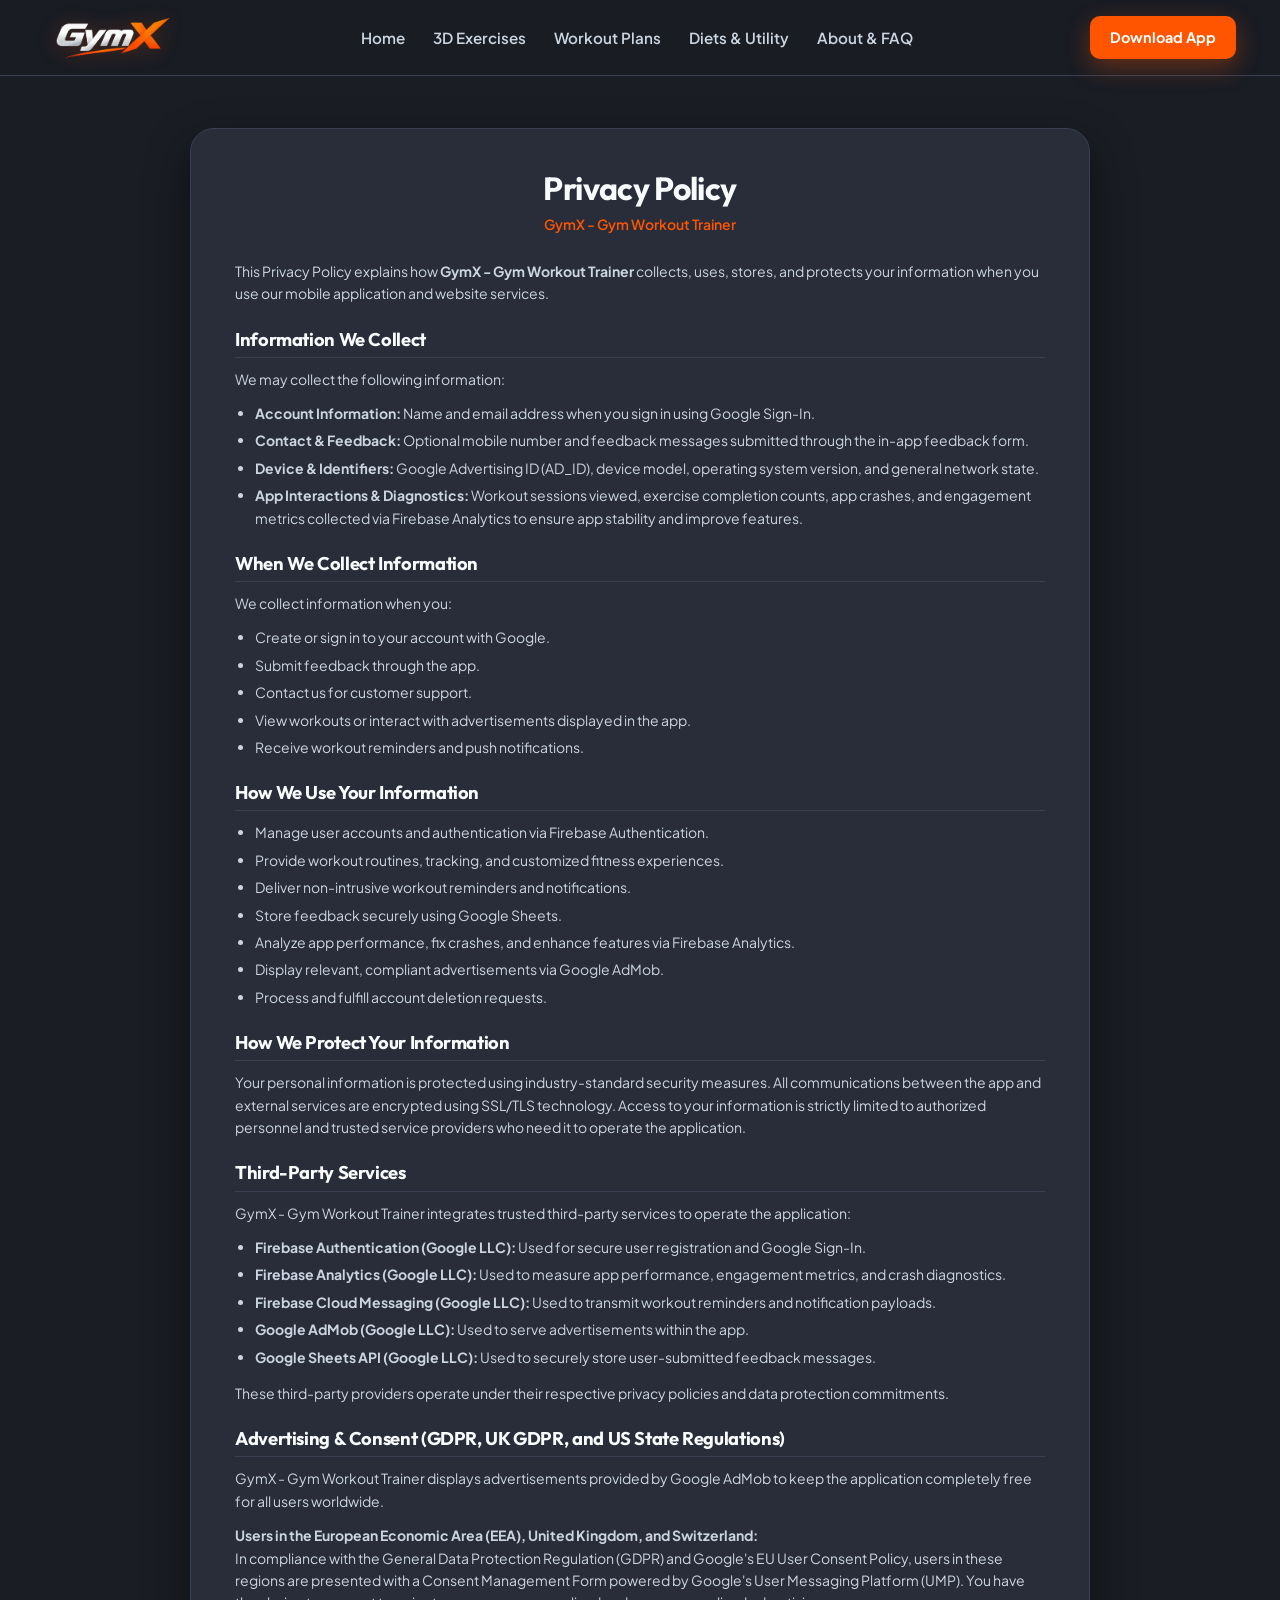
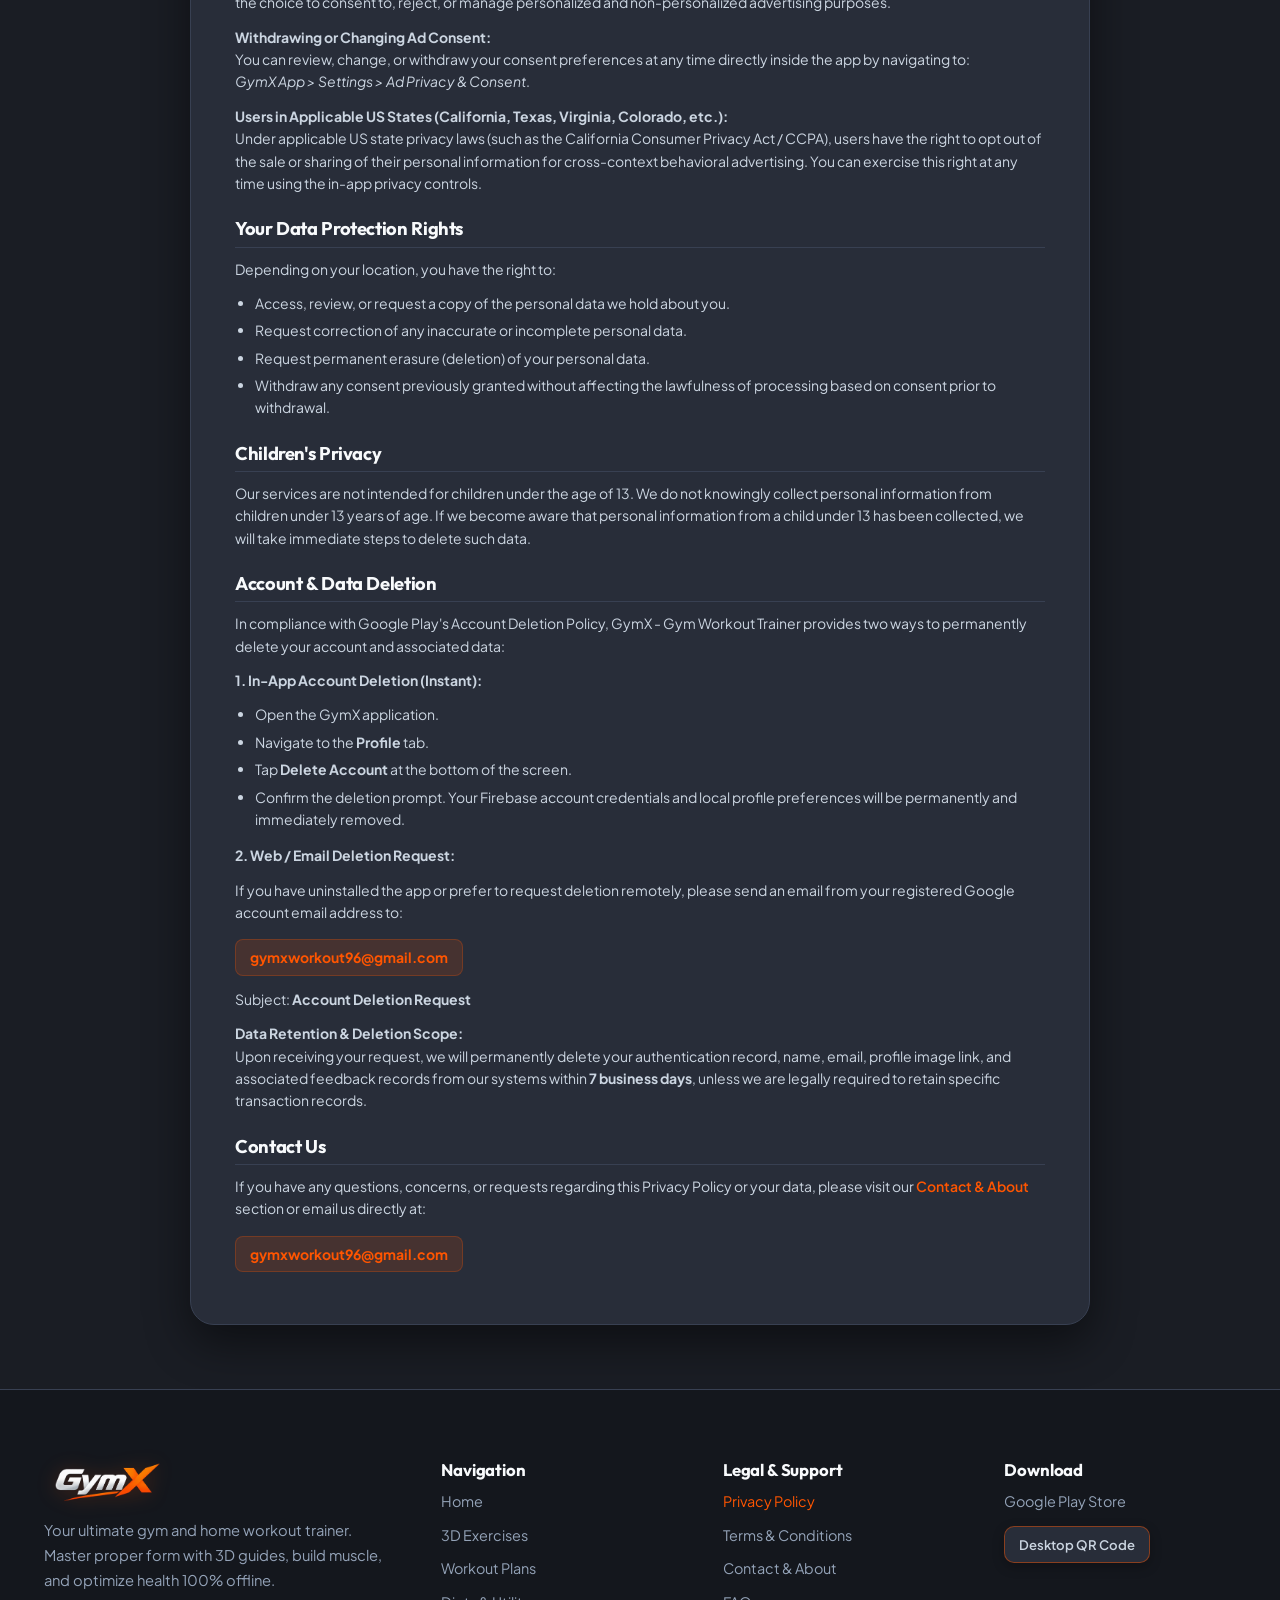
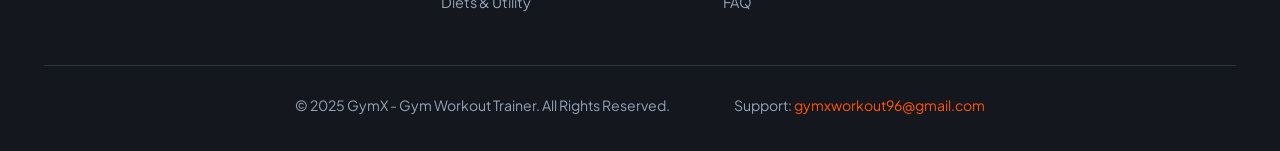
<file: privacy-policy.html>
<!DOCTYPE html>
<html lang="en">
<head>
  <meta charset="UTF-8">
  <meta name="viewport" content="width=device-width, initial-scale=1.0">

  <title>Privacy Policy | GymX - Gym Workout Trainer</title>
  <meta name="description" content="Privacy Policy for GymX - Gym Workout Trainer mobile application and website. Learn how we handle data, user privacy, and account deletion.">
  <meta name="robots" content="index, follow">

  <link rel="icon" type="image/webp" href="assets/app_icon.webp">
  <link rel="apple-touch-icon" href="assets/app_icon.webp">

  <link rel="stylesheet" href="css/style.css">

  <style>
    .legal-page {
      margin-top: 76px;
      padding: 52px 0 64px 0;
      min-height: calc(100vh - 76px);
    }
    .legal-card {
      background: var(--bg-card);
      border: 1px solid var(--border);
      border-radius: 24px;
      padding: 40px 44px;
      box-shadow: var(--shadow-lg);
      max-width: 900px;
      margin: 0 auto;
    }
    .legal-card h1 {
      font-size: 2rem;
      margin-bottom: 6px;
      text-align: center;
    }
    .legal-subtitle {
      text-align: center;
      color: var(--accent);
      font-weight: 600;
      margin-bottom: 24px;
      font-size: 0.875rem;
    }
    .legal-card h2 {
      font-size: 1.15rem;
      color: var(--text-heading);
      margin: 24px 0 10px 0;
      padding-bottom: 6px;
      border-bottom: 1px solid var(--border);
    }
    .legal-card h3 {
      font-size: 0.98rem;
      color: var(--text-heading);
      margin: 16px 0 6px 0;
    }
    .legal-card p {
      font-size: 0.875rem;
      line-height: 1.6;
      color: var(--text-body);
      margin-bottom: 12px;
    }
    .legal-card ul {
      padding-left: 20px;
      margin-bottom: 14px;
      color: var(--text-body);
      font-size: 0.875rem;
      line-height: 1.6;
    }
    .legal-card li {
      margin-bottom: 5px;
    }
    .email-badge {
      display: inline-block;
      background: var(--accent-subtle);
      color: var(--accent);
      padding: 6px 14px;
      border-radius: 8px;
      font-weight: 700;
      font-size: 0.875rem;
      margin: 4px 0 12px 0;
      border: 1px solid rgba(255, 85, 0, 0.25);
    }
    @media (max-width: 768px) {
      .legal-page {
        margin-top: 68px;
        padding: 36px 0 52px 0;
      }
      .legal-card {
        padding: 26px 18px;
        border-radius: 20px;
      }
      .legal-card h1 {
        font-size: 1.65rem;
      }
    }
    @media (max-width: 480px) {
      .legal-page {
        padding: 26px 0 40px 0;
      }
      .legal-card {
        padding: 20px 14px;
        border-radius: 16px;
      }
      .legal-card h1 {
        font-size: 1.4rem;
      }
      .legal-card h2 {
        font-size: 1.05rem;
      }
      .email-badge {
        word-break: break-all;
        font-size: 0.8rem;
        padding: 6px 10px;
      }
    }
  </style>
</head>
<body>

  <!-- Header -->
  <header class="site-header">
    <div class="nav-backdrop" aria-hidden="true"></div>
    <div class="container header-inner">
      <div class="header-left">
        <button class="nav-toggle" aria-label="Toggle navigation menu" aria-expanded="false">
          <span class="nav-toggle-icon">☰</span>
        </button>
        <a href="index.html" class="brand-logo" aria-label="GymX Home">
          <img src="assets/gymx_logo.webp" alt="GymX" class="brand-wordmark" width="140" height="48">
        </a>
      </div>

      <nav aria-label="Main Navigation">
        <ul class="nav-links">
          <li class="nav-drawer-header">
            <img src="assets/gymx_logo.webp" alt="GymX" class="brand-wordmark" width="110" height="38">
            <button class="nav-close-btn" aria-label="Close navigation menu">✕</button>
          </li>
          <li><a href="index.html" class="nav-link">Home</a></li>
          <li><a href="index.html#exercises" class="nav-link">3D Exercises</a></li>
          <li><a href="index.html#plans" class="nav-link">Workout Plans</a></li>
          <li><a href="index.html#utility" class="nav-link">Diets & Utility</a></li>
          <li><a href="index.html#about" class="nav-link">About & FAQ</a></li>
        </ul>
      </nav>

      <div class="header-actions">
        <a href="https://play.google.com/store/apps/details?id=com.gymx.workout" target="_blank" rel="noopener noreferrer" class="btn btn-primary btn-sm">
          Download App
        </a>
      </div>
    </div>
  </header>

  <!-- Legal Content -->
  <main class="legal-page">
    <div class="container">
      <article class="legal-card">
        <h1>Privacy Policy</h1>
        <div class="legal-subtitle">
          GymX - Gym Workout Trainer
        </div>

        <p>
          This Privacy Policy explains how <strong>GymX - Gym Workout Trainer</strong> collects, uses, stores, and protects your information when you use our mobile application and website services.
        </p>

        <h2>Information We Collect</h2>
        <p>We may collect the following information:</p>
        <ul>
          <li><strong>Account Information:</strong> Name and email address when you sign in using Google Sign-In.</li>
          <li><strong>Contact & Feedback:</strong> Optional mobile number and feedback messages submitted through the in-app feedback form.</li>
          <li><strong>Device & Identifiers:</strong> Google Advertising ID (AD_ID), device model, operating system version, and general network state.</li>
          <li><strong>App Interactions & Diagnostics:</strong> Workout sessions viewed, exercise completion counts, app crashes, and engagement metrics collected via Firebase Analytics to ensure app stability and improve features.</li>
        </ul>

        <h2>When We Collect Information</h2>
        <p>We collect information when you:</p>
        <ul>
          <li>Create or sign in to your account with Google.</li>
          <li>Submit feedback through the app.</li>
          <li>Contact us for customer support.</li>
          <li>View workouts or interact with advertisements displayed in the app.</li>
          <li>Receive workout reminders and push notifications.</li>
        </ul>

        <h2>How We Use Your Information</h2>
        <ul>
          <li>Manage user accounts and authentication via Firebase Authentication.</li>
          <li>Provide workout routines, tracking, and customized fitness experiences.</li>
          <li>Deliver non-intrusive workout reminders and notifications.</li>
          <li>Store feedback securely using Google Sheets.</li>
          <li>Analyze app performance, fix crashes, and enhance features via Firebase Analytics.</li>
          <li>Display relevant, compliant advertisements via Google AdMob.</li>
          <li>Process and fulfill account deletion requests.</li>
        </ul>

        <h2>How We Protect Your Information</h2>
        <p>
          Your personal information is protected using industry-standard security measures. All communications between the app and external services are encrypted using SSL/TLS technology. Access to your information is strictly limited to authorized personnel and trusted service providers who need it to operate the application.
        </p>

        <h2>Third-Party Services</h2>
        <p>GymX - Gym Workout Trainer integrates trusted third-party services to operate the application:</p>
        <ul>
          <li><strong>Firebase Authentication (Google LLC):</strong> Used for secure user registration and Google Sign-In.</li>
          <li><strong>Firebase Analytics (Google LLC):</strong> Used to measure app performance, engagement metrics, and crash diagnostics.</li>
          <li><strong>Firebase Cloud Messaging (Google LLC):</strong> Used to transmit workout reminders and notification payloads.</li>
          <li><strong>Google AdMob (Google LLC):</strong> Used to serve advertisements within the app.</li>
          <li><strong>Google Sheets API (Google LLC):</strong> Used to securely store user-submitted feedback messages.</li>
        </ul>
        <p>
          These third-party providers operate under their respective privacy policies and data protection commitments.
        </p>

        <h2>Advertising & Consent (GDPR, UK GDPR, and US State Regulations)</h2>
        <p>
          GymX - Gym Workout Trainer displays advertisements provided by Google AdMob to keep the application completely free for all users worldwide.
        </p>
        <p>
          <strong>Users in the European Economic Area (EEA), United Kingdom, and Switzerland:</strong><br>
          In compliance with the General Data Protection Regulation (GDPR) and Google's EU User Consent Policy, users in these regions are presented with a Consent Management Form powered by Google's User Messaging Platform (UMP). You have the choice to consent to, reject, or manage personalized and non-personalized advertising purposes.
        </p>
        <p>
          <strong>Withdrawing or Changing Ad Consent:</strong><br>
          You can review, change, or withdraw your consent preferences at any time directly inside the app by navigating to:<br>
          <em>GymX App &gt; Settings &gt; Ad Privacy &amp; Consent</em>.
        </p>
        <p>
          <strong>Users in Applicable US States (California, Texas, Virginia, Colorado, etc.):</strong><br>
          Under applicable US state privacy laws (such as the California Consumer Privacy Act / CCPA), users have the right to opt out of the sale or sharing of their personal information for cross-context behavioral advertising. You can exercise this right at any time using the in-app privacy controls.
        </p>

        <h2>Your Data Protection Rights</h2>
        <p>Depending on your location, you have the right to:</p>
        <ul>
          <li>Access, review, or request a copy of the personal data we hold about you.</li>
          <li>Request correction of any inaccurate or incomplete personal data.</li>
          <li>Request permanent erasure (deletion) of your personal data.</li>
          <li>Withdraw any consent previously granted without affecting the lawfulness of processing based on consent prior to withdrawal.</li>
        </ul>

        <h2>Children's Privacy</h2>
        <p>
          Our services are not intended for children under the age of 13. We do not knowingly collect personal information from children under 13 years of age. If we become aware that personal information from a child under 13 has been collected, we will take immediate steps to delete such data.
        </p>

        <h2>Account & Data Deletion</h2>
        <p>
          In compliance with Google Play's Account Deletion Policy, GymX - Gym Workout Trainer provides two ways to permanently delete your account and associated data:
        </p>
        <p><strong>1. In-App Account Deletion (Instant):</strong></p>
        <ul>
          <li>Open the GymX application.</li>
          <li>Navigate to the <strong>Profile</strong> tab.</li>
          <li>Tap <strong>Delete Account</strong> at the bottom of the screen.</li>
          <li>Confirm the deletion prompt. Your Firebase account credentials and local profile preferences will be permanently and immediately removed.</li>
        </ul>

        <p><strong>2. Web / Email Deletion Request:</strong></p>
        <p>
          If you have uninstalled the app or prefer to request deletion remotely, please send an email from your registered Google account email address to:
        </p>
        <div class="email-badge">gymxworkout96@gmail.com</div>
        <p>Subject: <strong>Account Deletion Request</strong></p>
        <p>
          <strong>Data Retention &amp; Deletion Scope:</strong><br>
          Upon receiving your request, we will permanently delete your authentication record, name, email, profile image link, and associated feedback records from our systems within <strong>7 business days</strong>, unless we are legally required to retain specific transaction records.
        </p>

        <h2>Contact Us</h2>
        <p>
          If you have any questions, concerns, or requests regarding this Privacy Policy or your data, please visit our <a href="index.html#about" style="color:var(--accent); font-weight:600;">Contact &amp; About</a> section or email us directly at:
        </p>
        <div class="email-badge">gymxworkout96@gmail.com</div>
      </article>
    </div>
  </main>

  <!-- Master Footer -->
  <footer class="site-footer">
    <div class="container">
      <div class="footer-grid">
        <div class="footer-brand">
          <div class="brand-logo">
            <img src="assets/gymx_logo.webp" alt="GymX" class="brand-wordmark" width="140" height="48">
          </div>
          <p>
            Your ultimate gym and home workout trainer. Master proper form with 3D guides, build muscle, and optimize health 100% offline.
          </p>
        </div>

        <div class="footer-col">
          <h4>Navigation</h4>
          <ul class="footer-links">
            <li><a href="index.html">Home</a></li>
            <li><a href="index.html#exercises">3D Exercises</a></li>
            <li><a href="index.html#plans">Workout Plans</a></li>
            <li><a href="index.html#utility">Diets & Utility</a></li>
          </ul>
        </div>

        <div class="footer-col">
          <h4>Legal & Support</h4>
          <ul class="footer-links">
            <li><a href="privacy-policy.html" style="color:var(--accent);">Privacy Policy</a></li>
            <li><a href="terms-and-conditions.html">Terms & Conditions</a></li>
            <li><a href="index.html#about">Contact & About</a></li>
            <li><a href="index.html#faq">FAQ</a></li>
          </ul>
        </div>

        <div class="footer-col">
          <h4>Download</h4>
          <ul class="footer-links">
            <li><a href="https://play.google.com/store/apps/details?id=com.gymx.workout" target="_blank" rel="noopener noreferrer">Google Play Store</a></li>
            <li><a href="#" class="btn-qr-trigger">Desktop QR Code</a></li>
          </ul>
        </div>
      </div>

      <div class="footer-bottom">
        <p>&copy; 2025 GymX - Gym Workout Trainer. All Rights Reserved.</p>
        <p>Support: <a href="mailto:gymxworkout96@gmail.com" style="color:var(--accent);">gymxworkout96@gmail.com</a></p>
      </div>
    </div>
  </footer>

  <!-- QR Code Modal Popup -->
  <div class="modal-overlay" role="dialog" aria-modal="true" aria-label="Scan QR Code to install GymX">
    <div class="modal-card">
      <button class="modal-close-btn" aria-label="Close dialog">&times;</button>
      <h3>Get GymX on Your Phone</h3>
      <p>Scan this QR code with your phone camera to download directly from Google Play:</p>
      <img src="assets/qr_playstore.webp" alt="Google Play GymX QR Code" class="modal-qr-img" width="190" height="190">
      <a href="https://play.google.com/store/apps/details?id=com.gymx.workout" target="_blank" rel="noopener noreferrer" class="btn btn-primary btn-sm" style="width:100%;">
        Open on Google Play
      </a>
    </div>
  </div>

  <!-- Back to Top Button -->
  <button id="backToTop" class="back-to-top" type="button" aria-label="Back to top" title="Back to top">
    <svg width="20" height="20" viewBox="0 0 24 24" fill="none" stroke="currentColor" stroke-width="2.5" stroke-linecap="round" stroke-linejoin="round" aria-hidden="true">
      <polyline points="18 15 12 9 6 15"></polyline>
    </svg>
  </button>

  <!-- Scripts -->
  <script src="js/main.js"></script>
</body>
</html>
</file>
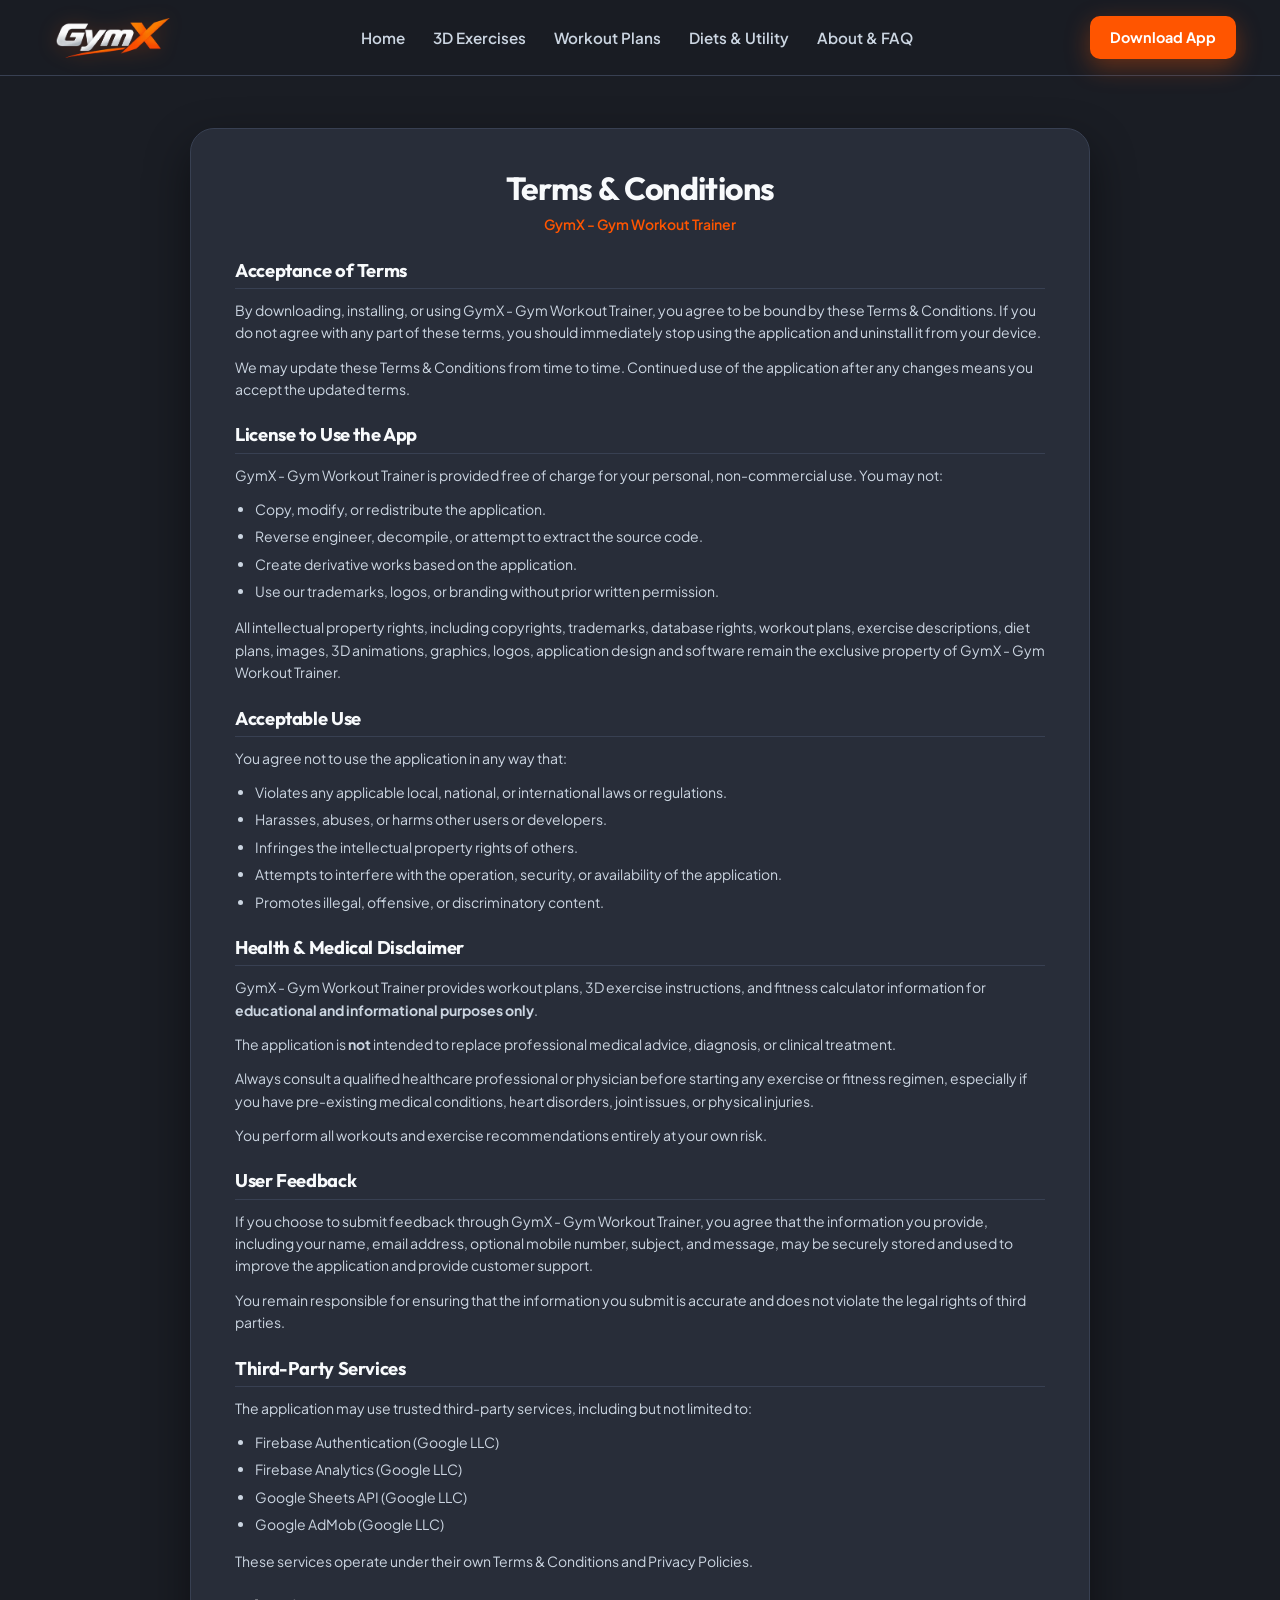
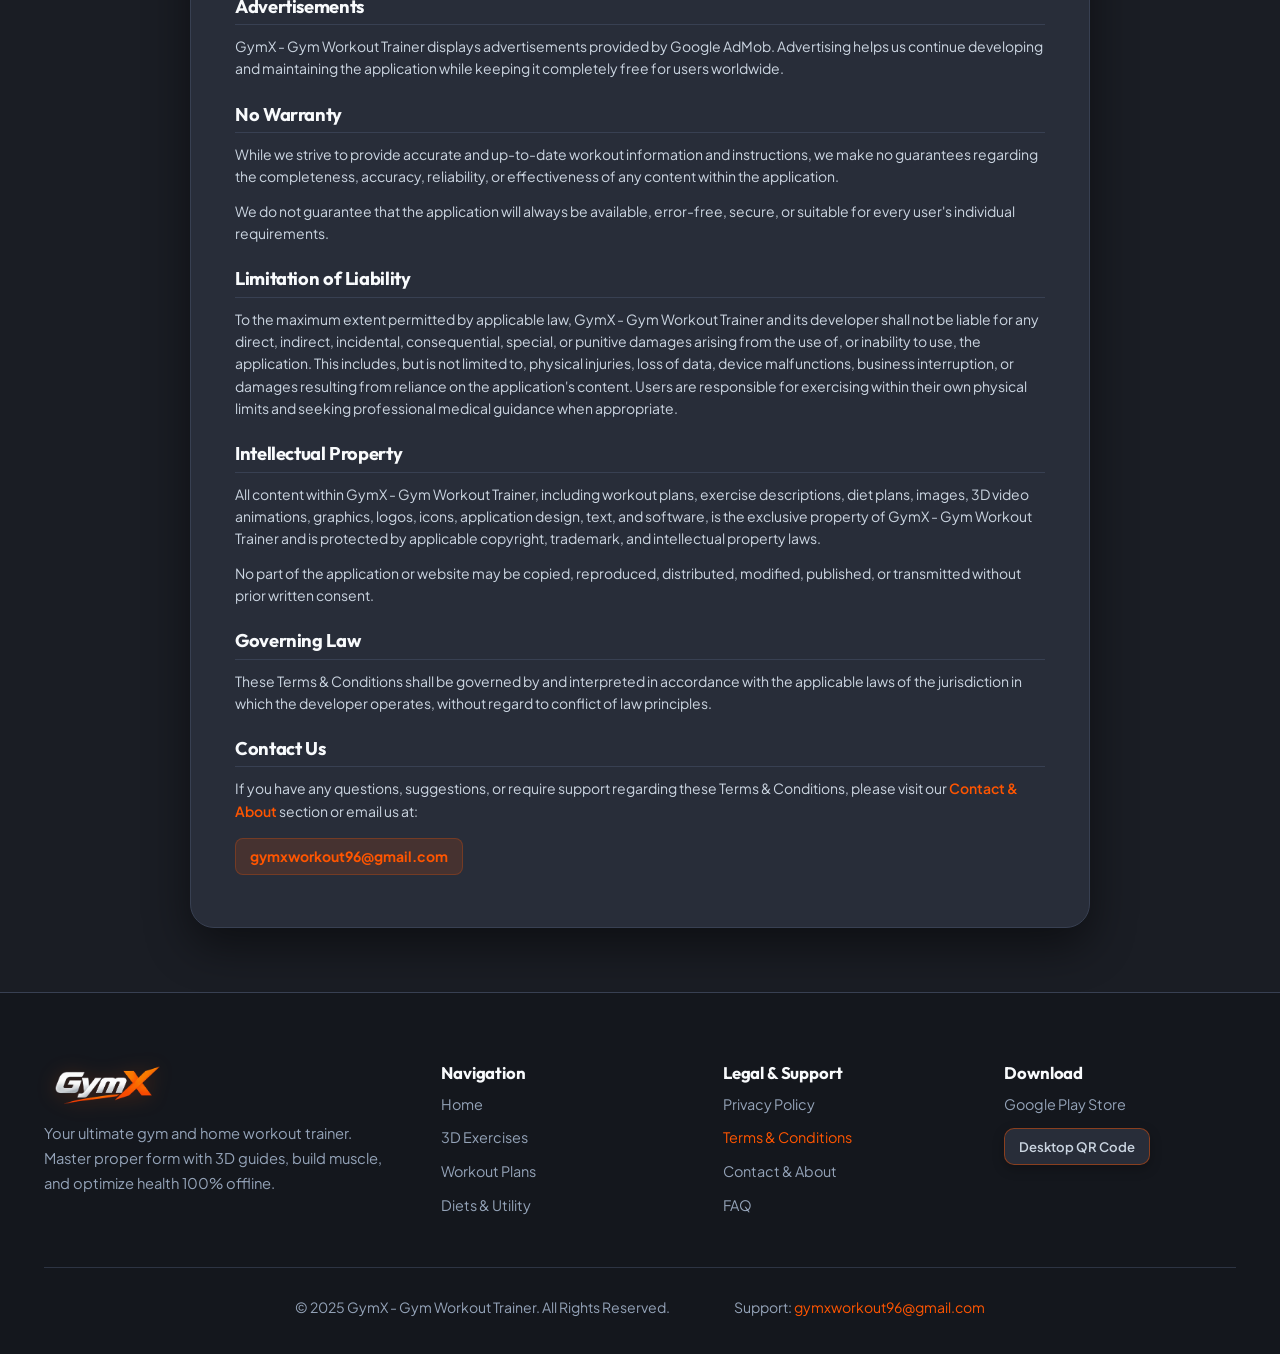
<file: terms-and-conditions.html>
<!DOCTYPE html>
<html lang="en">
<head>
  <meta charset="UTF-8">
  <meta name="viewport" content="width=device-width, initial-scale=1.0">

  <title>Terms & Conditions | GymX - Gym Workout Trainer</title>
  <meta name="description" content="Terms and Conditions for GymX - Gym Workout Trainer mobile application and website services.">
  <meta name="robots" content="index, follow">

  <link rel="icon" type="image/webp" href="assets/app_icon.webp">
  <link rel="apple-touch-icon" href="assets/app_icon.webp">

  <link rel="stylesheet" href="css/style.css">

  <style>
    .legal-page {
      margin-top: 76px;
      padding: 52px 0 64px 0;
      min-height: calc(100vh - 76px);
    }
    .legal-card {
      background: var(--bg-card);
      border: 1px solid var(--border);
      border-radius: 24px;
      padding: 40px 44px;
      box-shadow: var(--shadow-lg);
      max-width: 900px;
      margin: 0 auto;
    }
    .legal-card h1 {
      font-size: 2rem;
      margin-bottom: 6px;
      text-align: center;
    }
    .legal-subtitle {
      text-align: center;
      color: var(--accent);
      font-weight: 600;
      margin-bottom: 24px;
      font-size: 0.875rem;
    }
    .legal-card h2 {
      font-size: 1.15rem;
      color: var(--text-heading);
      margin: 24px 0 10px 0;
      padding-bottom: 6px;
      border-bottom: 1px solid var(--border);
    }
    .legal-card p {
      font-size: 0.875rem;
      line-height: 1.6;
      color: var(--text-body);
      margin-bottom: 12px;
    }
    .legal-card ul {
      padding-left: 20px;
      margin-bottom: 14px;
      color: var(--text-body);
      font-size: 0.875rem;
      line-height: 1.6;
    }
    .legal-card li {
      margin-bottom: 5px;
    }
    .email-badge {
      display: inline-block;
      background: var(--accent-subtle);
      color: var(--accent);
      padding: 6px 14px;
      border-radius: 8px;
      font-weight: 700;
      font-size: 0.875rem;
      margin: 4px 0 12px 0;
      border: 1px solid rgba(255, 85, 0, 0.25);
    }
    @media (max-width: 768px) {
      .legal-page {
        margin-top: 68px;
        padding: 36px 0 52px 0;
      }
      .legal-card {
        padding: 26px 18px;
        border-radius: 20px;
      }
      .legal-card h1 {
        font-size: 1.65rem;
      }
    }
    @media (max-width: 480px) {
      .legal-page {
        padding: 26px 0 40px 0;
      }
      .legal-card {
        padding: 20px 14px;
        border-radius: 16px;
      }
      .legal-card h1 {
        font-size: 1.4rem;
      }
      .legal-card h2 {
        font-size: 1.05rem;
      }
      .email-badge {
        word-break: break-all;
        font-size: 0.8rem;
        padding: 6px 10px;
      }
    }
  </style>
</head>
<body>

  <!-- Header -->
  <header class="site-header">
    <div class="nav-backdrop" aria-hidden="true"></div>
    <div class="container header-inner">
      <div class="header-left">
        <button class="nav-toggle" aria-label="Toggle navigation menu" aria-expanded="false">
          <span class="nav-toggle-icon">☰</span>
        </button>
        <a href="index.html" class="brand-logo" aria-label="GymX Home">
          <img src="assets/gymx_logo.webp" alt="GymX" class="brand-wordmark" width="140" height="48">
        </a>
      </div>

      <nav aria-label="Main Navigation">
        <ul class="nav-links">
          <li class="nav-drawer-header">
            <img src="assets/gymx_logo.webp" alt="GymX" class="brand-wordmark" width="110" height="38">
            <button class="nav-close-btn" aria-label="Close navigation menu">✕</button>
          </li>
          <li><a href="index.html" class="nav-link">Home</a></li>
          <li><a href="index.html#exercises" class="nav-link">3D Exercises</a></li>
          <li><a href="index.html#plans" class="nav-link">Workout Plans</a></li>
          <li><a href="index.html#utility" class="nav-link">Diets & Utility</a></li>
          <li><a href="index.html#about" class="nav-link">About & FAQ</a></li>
        </ul>
      </nav>

      <div class="header-actions">
        <a href="https://play.google.com/store/apps/details?id=com.gymx.workout" target="_blank" rel="noopener noreferrer" class="btn btn-primary btn-sm">
          Download App
        </a>
      </div>
    </div>
  </header>

  <!-- Legal Content -->
  <main class="legal-page">
    <div class="container">
      <article class="legal-card">
        <h1>Terms & Conditions</h1>
        <div class="legal-subtitle">
          GymX - Gym Workout Trainer
        </div>

        <h2>Acceptance of Terms</h2>
        <p>
          By downloading, installing, or using GymX - Gym Workout Trainer, you agree to be bound by these Terms &amp; Conditions. If you do not agree with any part of these terms, you should immediately stop using the application and uninstall it from your device.
        </p>
        <p>
          We may update these Terms &amp; Conditions from time to time. Continued use of the application after any changes means you accept the updated terms.
        </p>

        <h2>License to Use the App</h2>
        <p>
          GymX - Gym Workout Trainer is provided free of charge for your personal, non-commercial use. You may not:
        </p>
        <ul>
          <li>Copy, modify, or redistribute the application.</li>
          <li>Reverse engineer, decompile, or attempt to extract the source code.</li>
          <li>Create derivative works based on the application.</li>
          <li>Use our trademarks, logos, or branding without prior written permission.</li>
        </ul>
        <p>
          All intellectual property rights, including copyrights, trademarks, database rights, workout plans, exercise descriptions, diet plans, images, 3D animations, graphics, logos, application design and software remain the exclusive property of GymX - Gym Workout Trainer.
        </p>

        <h2>Acceptable Use</h2>
        <p>You agree not to use the application in any way that:</p>
        <ul>
          <li>Violates any applicable local, national, or international laws or regulations.</li>
          <li>Harasses, abuses, or harms other users or developers.</li>
          <li>Infringes the intellectual property rights of others.</li>
          <li>Attempts to interfere with the operation, security, or availability of the application.</li>
          <li>Promotes illegal, offensive, or discriminatory content.</li>
        </ul>

        <h2>Health & Medical Disclaimer</h2>
        <p>
          GymX - Gym Workout Trainer provides workout plans, 3D exercise instructions, and fitness calculator information for <strong>educational and informational purposes only</strong>.
        </p>
        <p>
          The application is <strong>not</strong> intended to replace professional medical advice, diagnosis, or clinical treatment.
        </p>
        <p>
          Always consult a qualified healthcare professional or physician before starting any exercise or fitness regimen, especially if you have pre-existing medical conditions, heart disorders, joint issues, or physical injuries.
        </p>
        <p>
          You perform all workouts and exercise recommendations entirely at your own risk.
        </p>

        <h2>User Feedback</h2>
        <p>
          If you choose to submit feedback through GymX - Gym Workout Trainer, you agree that the information you provide, including your name, email address, optional mobile number, subject, and message, may be securely stored and used to improve the application and provide customer support.
        </p>
        <p>
          You remain responsible for ensuring that the information you submit is accurate and does not violate the legal rights of third parties.
        </p>

        <h2>Third-Party Services</h2>
        <p>The application may use trusted third-party services, including but not limited to:</p>
        <ul>
          <li>Firebase Authentication (Google LLC)</li>
          <li>Firebase Analytics (Google LLC)</li>
          <li>Google Sheets API (Google LLC)</li>
          <li>Google AdMob (Google LLC)</li>
        </ul>
        <p>These services operate under their own Terms &amp; Conditions and Privacy Policies.</p>

        <h2>Advertisements</h2>
        <p>
          GymX - Gym Workout Trainer displays advertisements provided by Google AdMob. Advertising helps us continue developing and maintaining the application while keeping it completely free for users worldwide.
        </p>

        <h2>No Warranty</h2>
        <p>
          While we strive to provide accurate and up-to-date workout information and instructions, we make no guarantees regarding the completeness, accuracy, reliability, or effectiveness of any content within the application.
        </p>
        <p>
          We do not guarantee that the application will always be available, error-free, secure, or suitable for every user's individual requirements.
        </p>

        <h2>Limitation of Liability</h2>
        <p>
          To the maximum extent permitted by applicable law, GymX - Gym Workout Trainer and its developer shall not be liable for any direct, indirect, incidental, consequential, special, or punitive damages arising from the use of, or inability to use, the application. This includes, but is not limited to, physical injuries, loss of data, device malfunctions, business interruption, or damages resulting from reliance on the application's content. Users are responsible for exercising within their own physical limits and seeking professional medical guidance when appropriate.
        </p>

        <h2>Intellectual Property</h2>
        <p>
          All content within GymX - Gym Workout Trainer, including workout plans, exercise descriptions, diet plans, images, 3D video animations, graphics, logos, icons, application design, text, and software, is the exclusive property of GymX - Gym Workout Trainer and is protected by applicable copyright, trademark, and intellectual property laws.
        </p>
        <p>
          No part of the application or website may be copied, reproduced, distributed, modified, published, or transmitted without prior written consent.
        </p>

        <h2>Governing Law</h2>
        <p>
          These Terms &amp; Conditions shall be governed by and interpreted in accordance with the applicable laws of the jurisdiction in which the developer operates, without regard to conflict of law principles.
        </p>

        <h2>Contact Us</h2>
        <p>
          If you have any questions, suggestions, or require support regarding these Terms &amp; Conditions, please visit our <a href="index.html#about" style="color:var(--accent); font-weight:600;">Contact &amp; About</a> section or email us at:
        </p>
        <div class="email-badge">gymxworkout96@gmail.com</div>
      </article>
    </div>
  </main>

  <!-- Master Footer -->
  <footer class="site-footer">
    <div class="container">
      <div class="footer-grid">
        <div class="footer-brand">
          <div class="brand-logo">
            <img src="assets/gymx_logo.webp" alt="GymX" class="brand-wordmark" width="140" height="48">
          </div>
          <p>
            Your ultimate gym and home workout trainer. Master proper form with 3D guides, build muscle, and optimize health 100% offline.
          </p>
        </div>

        <div class="footer-col">
          <h4>Navigation</h4>
          <ul class="footer-links">
            <li><a href="index.html">Home</a></li>
            <li><a href="index.html#exercises">3D Exercises</a></li>
            <li><a href="index.html#plans">Workout Plans</a></li>
            <li><a href="index.html#utility">Diets & Utility</a></li>
          </ul>
        </div>

        <div class="footer-col">
          <h4>Legal & Support</h4>
          <ul class="footer-links">
            <li><a href="privacy-policy.html">Privacy Policy</a></li>
            <li><a href="terms-and-conditions.html" style="color:var(--accent);">Terms & Conditions</a></li>
            <li><a href="index.html#about">Contact & About</a></li>
            <li><a href="index.html#faq">FAQ</a></li>
          </ul>
        </div>

        <div class="footer-col">
          <h4>Download</h4>
          <ul class="footer-links">
            <li><a href="https://play.google.com/store/apps/details?id=com.gymx.workout" target="_blank" rel="noopener noreferrer">Google Play Store</a></li>
            <li><a href="#" class="btn-qr-trigger">Desktop QR Code</a></li>
          </ul>
        </div>
      </div>

      <div class="footer-bottom">
        <p>&copy; 2025 GymX - Gym Workout Trainer. All Rights Reserved.</p>
        <p>Support: <a href="mailto:gymxworkout96@gmail.com" style="color:var(--accent);">gymxworkout96@gmail.com</a></p>
      </div>
    </div>
  </footer>

  <!-- QR Code Modal Popup -->
  <div class="modal-overlay" role="dialog" aria-modal="true" aria-label="Scan QR Code to install GymX">
    <div class="modal-card">
      <button class="modal-close-btn" aria-label="Close dialog">&times;</button>
      <h3>Get GymX on Your Phone</h3>
      <p>Scan this QR code with your phone camera to download directly from Google Play:</p>
      <img src="assets/qr_playstore.webp" alt="Google Play GymX QR Code" class="modal-qr-img" width="190" height="190">
      <a href="https://play.google.com/store/apps/details?id=com.gymx.workout" target="_blank" rel="noopener noreferrer" class="btn btn-primary btn-sm" style="width:100%;">
        Open on Google Play
      </a>
    </div>
  </div>

  <!-- Back to Top Button -->
  <button id="backToTop" class="back-to-top" type="button" aria-label="Back to top" title="Back to top">
    <svg width="20" height="20" viewBox="0 0 24 24" fill="none" stroke="currentColor" stroke-width="2.5" stroke-linecap="round" stroke-linejoin="round" aria-hidden="true">
      <polyline points="18 15 12 9 6 15"></polyline>
    </svg>
  </button>

  <!-- Scripts -->
  <script src="js/main.js"></script>
</body>
</html>
</file>
<file: css/style.css>
/* ==========================================================================
   GymX 2.0 - Sleek Studio Slate / Charcoal Gray Design System
   Human-Crafted, High-Contrast, Ergonomic Athletic Aesthetic
   ========================================================================== */

@import url('https://fonts.googleapis.com/css2?family=Outfit:wght@600;700;800;900&family=Plus+Jakarta+Sans:wght@400;500;600;700;800&display=swap');

:root {
  /* Sleek Studio Slate / Charcoal Gray Palette */
  --bg-primary: #1a1d24;
  --bg-secondary: #21252f;
  --bg-card: #282d39;
  --bg-card-hover: #313746;
  --bg-glass: rgba(26, 29, 36, 0.88);
  --bg-glass-strong: rgba(26, 29, 36, 0.96);
  
  /* Athletic Fire Orange Accent */
  --accent: #ff5500;
  --accent-hover: #ff6a1a;
  --accent-glow: rgba(255, 85, 0, 0.25);
  --accent-subtle: rgba(255, 85, 0, 0.14);
  --accent-gold: #f59e0b;
  --accent-emerald: #10b981;
  --accent-blue: #3b82f6;

  /* Ergonomic Human Typography */
  --text-white: #ffffff;
  --text-heading: #f8fafc;
  --text-body: #cbd5e1;
  --text-muted: #94a3b8;
  --text-accent: #ff5500;

  /* Refined Slate Hairlines & Borders */
  --border: #384052;
  --border-light: #2d3443;
  --border-accent: rgba(255, 85, 0, 0.45);

  /* Studio Elevation Shadows */
  --shadow-sm: 0 4px 12px rgba(0, 0, 0, 0.25);
  --shadow-md: 0 10px 28px rgba(0, 0, 0, 0.35);
  --shadow-lg: 0 18px 45px rgba(0, 0, 0, 0.48);
  --shadow-orange: 0 8px 25px rgba(255, 85, 0, 0.35);

  /* Font Families */
  --font-heading: 'Outfit', -apple-system, BlinkMacSystemFont, "Segoe UI", Roboto, sans-serif;
  --font-body: 'Plus Jakarta Sans', -apple-system, BlinkMacSystemFont, "Segoe UI", Roboto, sans-serif;

  /* Transitions */
  --transition-fast: 0.2s cubic-bezier(0.4, 0, 0.2, 1);
  --transition-normal: 0.3s cubic-bezier(0.4, 0, 0.2, 1);
}

/* Base Reset */
*, *::before, *::after {
  margin: 0;
  padding: 0;
  box-sizing: border-box;
}

html {
  scroll-behavior: smooth;
  font-size: 16px;
  -webkit-text-size-adjust: 100%;
}

body {
  background-color: var(--bg-primary);
  color: var(--text-body);
  font-family: var(--font-body);
  line-height: 1.6;
  overflow-x: hidden;
  -webkit-font-smoothing: antialiased;
  -moz-osx-font-smoothing: grayscale;
}

a {
  color: inherit;
  text-decoration: none;
  transition: color var(--transition-fast);
}

img, video {
  max-width: 100%;
  height: auto;
  display: block;
}

button {
  font-family: inherit;
  cursor: pointer;
  border: none;
  outline: none;
  background: none;
}

/* Layout Utilities */
.container {
  width: 100%;
  max-width: 1240px;
  margin: 0 auto;
  padding: 0 24px;
}

.section {
  padding: 95px 0;
  position: relative;
}

.section2 {
  padding: 80px 0;
  position: relative;
}

.section-compact {
  padding: 65px 0;
}

.section-alt {
  background-color: var(--bg-secondary);
}

/* Typography Hierarchy */
h1, h2, h3, h4, h5, h6 {
  font-family: var(--font-heading);
  color: var(--text-heading);
  line-height: 1.2;
  font-weight: 700;
  letter-spacing: -0.02em;
}

.section-header {
  text-align: center;
  max-width: 760px;
  margin: 0 auto 5px auto;
}

.section-tag {
  display: inline-flex;
  align-items: center;
  gap: 8px;
  background: var(--accent-subtle);
  color: var(--accent);
  padding: 6px 16px;
  border-radius: 9999px;
  font-size: 0.85rem;
  font-weight: 700;
  text-transform: uppercase;
  letter-spacing: 0.08em;
  margin-bottom: 16px;
  border: 1px solid var(--border-accent);
}

.section-title {
  font-size: 3rem;
  font-weight: 800;
  margin-bottom: 18px;
  letter-spacing: -0.03em;
  color: var(--text-heading);
}

.section-title span {
  color: var(--accent);
}

.section-desc {
  font-size: 1.15rem;
  color: var(--text-muted);
  line-height: 1.7;
}

/* Buttons */
.btn {
  display: inline-flex;
  align-items: center;
  justify-content: center;
  gap: 10px;
  padding: 14px 28px;
  border-radius: 12px;
  font-weight: 700;
  font-size: 1rem;
  transition: all var(--transition-normal);
  text-align: center;
}

.btn-primary {
  background: var(--accent);
  color: #ffffff;
  box-shadow: var(--shadow-orange);
}

.btn-primary:hover {
  background: var(--accent-hover);
  transform: translateY(-2px);
  box-shadow: 0 10px 30px rgba(255, 85, 0, 0.45);
}

.btn-secondary {
  background: var(--bg-card);
  color: var(--text-heading);
  border: 1.5px solid var(--border);
  box-shadow: var(--shadow-sm);
}

.btn-secondary:hover {
  background: var(--bg-card-hover);
  border-color: var(--accent);
  color: var(--accent);
  transform: translateY(-2px);
}

.btn-sm {
  padding: 10px 20px;
  font-size: 0.9rem;
  border-radius: 10px;
}

/* ==========================================================================
   Header & Navigation
   ========================================================================== */
.site-header {
  position: fixed;
  top: 0;
  left: 0;
  width: 100%;
  height: 76px;
  background: var(--bg-glass-strong);
  backdrop-filter: blur(16px);
  -webkit-backdrop-filter: blur(16px);
  border-bottom: 1px solid var(--border);
  z-index: 1000;
  transition: background var(--transition-normal);
}

.header-inner {
  display: flex;
  align-items: center;
  justify-content: space-between;
  height: 100%;
}

.header-left {
  display: flex;
  align-items: center;
  gap: 14px;
}

.nav-drawer-header,
.nav-backdrop {
  display: none;
}

.brand-logo {
  display: flex;
  align-items: center;
  gap: 12px;
}

.brand-icon2 {
  width: 36px;
  height: 36px;
  border-radius: 10px;
  box-shadow: 0 2px 10px rgba(255, 85, 0, 0.3);
}

.brand-wordmark {
  height: 48px;
  width: auto;
  display: block;
  object-fit: contain;
  filter: drop-shadow(0 2px 10px rgba(255, 85, 0, 0.22));
  transition: transform var(--transition-fast);
}

.brand-logo:hover .brand-wordmark {
  transform: scale(1.03);
}

.site-footer .brand-wordmark {
  height: 44px;
}

.nav-links {
  display: flex;
  align-items: center;
  gap: 28px;
  list-style: none;
}

.nav-link {
  font-size: 0.95rem;
  font-weight: 600;
  color: var(--text-body);
  position: relative;
  padding: 6px 0;
}

.nav-link:hover,
.nav-link.active {
  color: var(--accent);
}

.nav-link::after {
  content: '';
  position: absolute;
  bottom: 0;
  left: 0;
  width: 0;
  height: 2px;
  background: var(--accent);
  transition: width var(--transition-fast);
}

.nav-link:hover::after,
.nav-link.active::after {
  width: 100%;
}

.header-actions {
  display: flex;
  align-items: center;
  gap: 16px;
}

.nav-toggle {
  display: none;
  font-size: 1.6rem;
  color: var(--text-heading);
  padding: 8px;
}

/* ==========================================================================
   Hero Section
   ========================================================================== */
.hero-section {
  padding-top: 100px;
  padding-bottom: 48px;
  position: relative;
  overflow: hidden;
  background: radial-gradient(circle at 80% 20%, rgba(255, 85, 0, 0.08) 0%, rgba(26, 29, 36, 0) 70%);
}

.hero-grid {
  display: grid;
  grid-template-columns: 1.25fr 0.75fr;
  align-items: center;
  gap: 48px;
}

.hero-content {
  position: relative;
  z-index: 2;
}

.hero-title {
  font-size: clamp(1.5rem, 3.5vw, 3.5rem);
  font-weight: 800;
  line-height: 1.2;
  margin-bottom: 8px;
  letter-spacing: -0.03em;
}

.hero-title .title-line1 {
  display: block;
  color: var(--text-heading);
  white-space: nowrap;
}

.hero-title .title-line2 {
  display: block;
  color: var(--accent);
  font-size: 1em;
  font-weight: 700;
  margin-top: 4px;
}

.hero-subtitle {
  font-size: 1rem;
  color: var(--text-body);
  line-height: 1.5;
  margin-top: 16px;
  margin-bottom: 36px;
  max-width: 636px;
}

.hero-cta-group {
  display: flex;
  flex-wrap: wrap;
  align-items: center;
  gap: 24px;
  margin-bottom: 32px;
}

.btn-playstore,
.btn-qr-trigger {
  width: 200px;
  height: 56px;
  padding: 4 16px;
  display: inline-flex;
  align-items: center;
  justify-content: center;
  box-sizing: border-box;
  border-radius: 14px;
  font-size: 1rem;
  font-weight: 700;
  text-align: center;
  transition: all var(--transition-normal);
}

.btn-playstore {
  gap: 12px;
  background: var(--accent);
  color: #ffffff;
  box-shadow: var(--shadow-orange);
  border: none;
}

.btn-playstore:hover {
  background: var(--accent-hover);
  transform: translateY(-2px);
  box-shadow: 0 14px 34px rgba(255, 85, 0, 0.45);
}

.btn-playstore svg {
  width: 24px;
  height: 24px;
  min-width: 24px;
  min-height: 24px;
  flex-shrink: 0;
  fill: #ffffff;
}

.btn-playstore .btn-text-sub {
  display: block;
  font-size: 0.68rem;
  font-weight: 600;
  text-transform: uppercase;
  color: #ffeedb;
  letter-spacing: 0.05em;
  line-height: 1;
  margin-bottom: 4px;
  text-align: left;
}

.btn-playstore .btn-text-main {
  display: block;
  font-size: 1.12rem;
  font-weight: 800;
  line-height: 1;
  text-align: left;
}

.btn-qr-trigger {
  gap: 10px;
  background: var(--bg-card);
  border: 1.5px solid var(--border-accent);
  color: var(--accent);
  box-shadow: var(--shadow-sm);
}

.btn-qr-trigger:hover {
  border-color: var(--accent);
  color: var(--accent);
  background: var(--bg-card-hover);
  transform: translateY(-2px);
}

/* Trust Badges - Clean, Non-Wrapping Horizontal Row */
.hero-trust-list {
  display: flex;
  flex-wrap: wrap;
  align-items: center;
  gap: 16px;
  list-style: none;
  padding: 0;
  margin: 0;
}

.hero-trust-item {
  display: inline-flex;
  align-items: center;
  gap: 4px;
  font-size: 1rem;
  font-weight: 600;
  color: var(--text-body);
  white-space: nowrap;
}

.hero-trust-item svg {
  width: 20px;
  height: 20px;
  min-width: 20px;
  min-height: 20px;
  flex-shrink: 0;
  color: var(--accent-emerald);
}

/* Hero Device Mockup */
.hero-device-wrapper {
  position: relative;
  display: flex;
  justify-content: center;
  align-items: center;
  padding: 10px 0;
  margin-top: 8px;
}

.phone-mockup {
  position: relative;
  width: 270px;
  background: #12141a;
  border-radius: 42px;
  padding: 10px;
  box-shadow: 0 25px 60px rgba(0, 0, 0, 0.65), 0 0 35px rgba(255, 85, 0, 0.2);
  border: 2px solid #3b4354;
  transition: transform var(--transition-normal);
  z-index: 5;
}

.phone-mockup:hover {
  transform: translateY(-6px) scale(1.015);
}

.phone-screen {
  border-radius: 34px;
  overflow: hidden;
  background: #000;
  aspect-ratio: 9 / 19.5;
}

.phone-notch {
  position: absolute;
  top: 18px;
  left: 50%;
  transform: translateX(-50%);
  width: 75px;
  height: 16px;
  background: #1c1f26;
  border-radius: 10px;
  z-index: 10;
}

.phone-media {
  width: 100%;
  height: 100%;
  object-fit: cover;
  display: block;
}

/* Floating Badge Positioned to the SIDE of the Mobile Design */
/* Smaller card, smaller text, overlapping no more than 20-30% on the mobile frame */
.hero-floating-card {
  position: absolute;
  left: -80px;
  top: 60%;
  transform: translateY(-50%);
  background: var(--bg-card);
  border: 1.5px solid var(--border-accent);
  border-radius: 14px;
  padding: 8px 10px;
  display: inline-flex;
  align-items: center;
  gap: 10px;
  box-shadow: 0 12px 28px rgba(0, 0, 0, 0.45), 0 0 20px rgba(255, 85, 0, 0.2);
  z-index: 20;
  white-space: nowrap;
  animation: floatBadge 3.5s ease-in-out infinite alternate;
}

@keyframes floatBadge {
  0% {
    transform: translateY(-50%);
  }
  100% {
    transform: translateY(calc(-50% - 8px));
  }
}

.hero-floating-icon {
  width: 36px;
  height: 36px;
  border-radius: 10px;
  background: var(--accent-subtle);
  border: 1px solid rgba(255, 85, 0, 0.3);
  display: flex;
  align-items: center;
  justify-content: center;
  font-size: 1rem;
  flex-shrink: 0;
}

.hero-floating-title {
  display: block;
  font-family: var(--font-heading);
  font-size: 0.95rem;
  font-weight: 800;
  color: var(--text-heading);
  line-height: 1.2;
}

.hero-floating-desc {
  display: block;
  font-size: 0.75rem;
  color: var(--text-muted);
  font-weight: 600;
  margin-top: 1px;
}

/* ==========================================================================
   Proof / Stats Bar (Restored High-Contrast Design)
   ========================================================================== */
.stats-bar {
  background: var(--bg-secondary);
  border-top: 1px solid var(--border);
  border-bottom: 1px solid var(--border);
  padding: 36px 0;
}

.stats-grid {
  display: grid;
  grid-template-columns: repeat(4, 1fr);
  gap: 30px;
  text-align: center;
}

.stat-item {
  padding: 10px 16px;
  transition: transform var(--transition-fast);
}

.stat-item:hover {
  transform: translateY(-2px);
}

.stat-number,
.stat-item-number {
  font-family: var(--font-heading);
  font-size: 2.8rem;
  font-weight: 900;
  color: var(--text-heading);
  line-height: 1;
  margin-bottom: 8px;
  letter-spacing: -0.02em;
}

.stat-number span,
.stat-item-number span {
  color: var(--accent);
  font-weight: 800;
}

.stat-label,
.stat-item-label {
  font-size: 1rem;
  color: var(--text-body);
  font-weight: 600;
  line-height: 1.4;
}

/* Optical alignment for "Total Downloads" under "100K +" */
.stat-item:first-child .stat-label {
  transform: translateX(-8px);
}

/* ==========================================================================
   3D Exercise Showcase Section (Video Never Cropped)
   ========================================================================== */
#exercises.section {
  padding-top: 56px;
  padding-bottom: 64px;
}

#exercises .section-header {
  max-width: 100%;
}

#exercises .section-title {
  font-size: clamp(1.75rem, 3.1vw, 2.8rem);
}

#exercises .section-desc {
  max-width: 720px;
  margin: 0 auto 56px auto;
}

.exercise-categories {
  display: flex;
  flex-wrap: wrap;
  justify-content: center;
  gap: 16px;
  margin-bottom: 36px;
}

.tab-btn {
  display: inline-flex;
  align-items: center;
  gap: 10px;
  padding: 12px 24px;
  background: var(--bg-card);
  border: 1.5px solid var(--border);
  border-radius: 14px;
  color: var(--text-body);
  font-size: 0.95rem;
  font-weight: 600;
  box-shadow: var(--shadow-sm);
  transition: all var(--transition-fast);
}

.tab-btn:hover {
  background: var(--bg-card-hover);
  border-color: var(--accent);
  color: var(--accent);
}

.tab-btn.active {
  background: var(--accent);
  border-color: var(--accent);
  color: #ffffff;
  box-shadow: var(--shadow-orange);
}

.exercise-showcase-card {
  background: var(--bg-card);
  border: 1px solid var(--border);
  border-radius: 28px;
  overflow: hidden;
  box-shadow: var(--shadow-md);
  display: grid;
  grid-template-columns: 1fr 1fr;
  gap: 16px; 
  align-items: stretch;
}

/* Video Canvas - STRICT: Match app's #737371 studio backdrop */
.exercise-media-frame {
  position: relative;
  background: #737371;
  margin: 20px;
  border-radius: 24px;
  display: flex;
  align-items: center;
  justify-content: center;
  overflow: hidden;
  min-height: 320px;
}

.exercise-media-frame video {
  width: 100%;
  height: 100%;
  max-height: 320px;
  object-fit: contain;
  display: block;
}

.exercise-details {
  padding: 24px;
  display: flex;
  flex-direction: column;
  justify-content: center;
  background: var(--bg-card);
}

.exercise-title {
  font-size: 2rem;
  font-weight: 800;
  margin-bottom: 12px;
  letter-spacing: -0.02em;
  color: var(--text-heading);
}

.exercise-desc {
  font-size: 0.98rem;
  color: var(--text-muted);
  line-height: 1.6;
  margin-bottom: 22px;
}

.exercise-meta-row {
  display: flex;
  flex-wrap: wrap;
  gap: 10px;
  margin-bottom: 16px;
}

.meta-chip {
  display: inline-flex;
  align-items: center;
  gap: 8px;
  padding: 6px 14px;
  background: var(--accent-subtle);
  border: 1px solid var(--border-accent);
  border-radius: 8px;
  font-size: 0.85rem;
  color: var(--accent);
  font-weight: 600;
}

.muscle-diagram-box {
  background: var(--bg-secondary);
  border: 1px solid var(--border);
  border-radius: 16px;
  padding: 12px;
  margin-bottom: 16px;
  display: flex;
  align-items: center;
  gap: 16px;
}

.muscle-diagram-box img {
  width: 56px;
  height: 56px;
  object-fit: contain;
}

.muscle-diagram-text h5 {
  font-size: 0.95rem;
  color: var(--text-heading);
  margin-bottom: 4px;
}

.muscle-diagram-text p {
  font-size: 0.85rem;
  color: var(--text-muted);
}

.exercise-instructions {
  list-style: none;
  counter-reset: step-counter;
}

.exercise-instructions li {
  counter-increment: step-counter;
  position: relative;
  padding-left: 36px;
  margin-bottom: 12px;
  font-size: 0.84rem;
  color: var(--text-body);
  line-height: 1.5;
}

.exercise-instructions li::before {
  content: counter(step-counter);
  position: absolute;
  left: 0;
  top: 0;
  width: 20px;
  height: 20px;
  background: var(--accent);
  color: #ffffff;
  border-radius: 50%;
  font-size: 0.72rem;
  font-weight: 800;
  display: flex;
  align-items: center;
  justify-content: center;
}

/* ==========================================================================
   Workout Plans Section
   ========================================================================== */

#plans.section {
  padding-top: 56px;
  padding-bottom: 64px;   /* <-- Bottom space below the 6 cards */
}

#plans .section-header {
  margin-bottom: 36px;    /* <-- Space between subtitle and the plan cards (currently only 5px) */
}

.plans-grid {
  display: grid;
  grid-template-columns: repeat(3, 1fr);
  gap: 28px;
}

.plan-card {
  background: var(--bg-card);
  border: 1px solid var(--border);
  border-radius: 24px;
  padding: 16px 16px;
  box-shadow: var(--shadow-sm);
  display: flex;
  flex-direction: column;
  justify-content: space-between;
  transition: all var(--transition-normal);
}

.plan-card:hover {
  transform: translateY(-6px);
  box-shadow: var(--shadow-lg);
  border-color: var(--border-accent);
  background: var(--bg-card-hover);
}

.plan-card-header {
  display: flex;
  align-items: center;
  gap: 14px;
  margin-bottom: 14px;
}

.plan-icon-wrapper {
  width: 66px;
  height: 66px;
  border-radius: 14px;
  background: var(--accent-subtle);
  border: 1px solid var(--border-accent);
  display: flex;
  align-items: center;
  justify-content: center;
  flex-shrink: 0;
  overflow: hidden;
}

.plan-icon-wrapper img {
  width: 64px;
  height: 64px;
  object-fit: contain;
}

.plan-title {
  font-size: 1.3rem;
  font-weight: 800;
  margin-bottom: 0;
  line-height: 1.25;
  color: var(--text-heading);
}

.plan-desc {
  font-size: 0.85rem;
  color: var(--text-muted);
  line-height: 1.6;
  margin-bottom: 16px;
}

.plan-badge-days {
  display: inline-block;
  padding: 4px 8px;
  background: var(--accent-subtle);
  border-radius: 8px;
  font-size: 0.82rem;
  font-weight: 700;
  color: var(--accent);
  margin-bottom: 12px;
}

.plan-split-preview {
  background: var(--bg-secondary);
  border-radius: 12px;
  padding: 12px;
  font-size: 0.78rem;
  border: 1px solid var(--border-light);
}

.plan-split-row {
  display: flex;
  justify-content: space-between;
  padding: 6px 0;
  border-bottom: 1px solid var(--border-light);
}

.plan-split-row:last-child {
  border-bottom: none;
}

.plan-split-day {
  color: var(--accent);
  font-weight: 700;
  margin-right: 8px;
}

.plan-split-focus {
  color: var(--text-heading);
  font-weight: 600;
}

/* ==========================================================================
   Interactive Calculators Section
   ========================================================================== */
#calculators.section {
  padding-top: 56px;
  padding-bottom: 64px;
}

#calculators .section-header {
  margin-bottom: 24px;
}

#calculators .section-title {
  margin-bottom: 10px;
}

#calculators .section-desc {
  font-size: 1rem;
  line-height: 1.55;
}

.calc-container {
  background: var(--bg-card);
  border: 1px solid var(--border);
  border-radius: 22px;
  overflow: hidden;
  box-shadow: var(--shadow-md);
  max-width: 780px;
  margin: 0 auto;
}

.calc-nav {
  display: flex;
  background: var(--bg-secondary);
  border-bottom: 1px solid var(--border);
}

.calc-tab-btn {
  flex: 1;
  padding: 13px 20px;
  font-size: 0.95rem;
  font-weight: 700;
  color: var(--text-muted);
  text-align: center;
  transition: all var(--transition-fast);
  display: flex;
  align-items: center;
  justify-content: center;
  gap: 8px;
  border-bottom: 3px solid transparent;
}

.calc-tab-btn:hover {
  color: var(--accent);
  background: var(--accent-subtle);
}

.calc-tab-btn.active {
  color: var(--accent);
  background: var(--bg-card);
  border-bottom-color: var(--accent);
}

.calc-body {
  padding: 24px 28px;
}

.calc-pane {
  display: none;
}

.calc-pane.active {
  display: block;
  animation: fadeIn 0.3s ease;
}

@keyframes fadeIn {
  from { opacity: 0; transform: translateY(6px); }
  to { opacity: 1; transform: translateY(0); }
}

.unit-switch {
  display: inline-flex;
  background: var(--bg-secondary);
  border: 1px solid var(--border);
  border-radius: 10px;
  padding: 3px;
  gap: 4px;
  margin-bottom: 16px;
}

.unit-btn {
  padding: 7px 14px;
  border-radius: 8px;
  font-size: 0.84rem;
  font-weight: 700;
  color: var(--text-muted);
  transition: all var(--transition-fast);
}

.unit-btn:hover {
  color: var(--text-heading);
}

.unit-btn.active {
  background: var(--accent);
  color: #ffffff;
  box-shadow: var(--shadow-sm);
}

.calc-form-grid {
  display: grid;
  grid-template-columns: 1fr 1fr;
  gap: 14px;
  margin-bottom: 16px;
}

.calc-container .form-group,
.calc-input-group {
  display: flex;
  flex-direction: column;
  gap: 5px;
}

.calc-container .form-label,
.calc-input-group label {
  font-size: 0.85rem;
  font-weight: 600;
  color: var(--text-heading);
}

.calc-container .form-input,
.calc-container .form-select,
.calc-input {
  width: 100%;
  padding: 10px 14px;
  background: var(--bg-secondary);
  border: 1.5px solid var(--border);
  border-radius: 10px;
  color: var(--text-heading);
  font-size: 0.92rem;
  font-family: inherit;
  transition: all var(--transition-fast);
}

.calc-container .form-input:focus,
.calc-container .form-select:focus,
.calc-input:focus {
  outline: none;
  border-color: var(--accent);
  box-shadow: 0 0 0 3px rgba(255, 85, 0, 0.22);
  background: var(--bg-primary);
}

.calc-container .form-select,
.calc-select {
  appearance: none;
  padding-right: 36px;
  background-image: url("data:image/svg+xml;charset=UTF-8,%3csvg xmlns='http://www.w3.org/2000/svg' viewBox='0 0 24 24' fill='none' stroke='%23cbd5e1' stroke-width='2' stroke-linecap='round' stroke-linejoin='round'%3e%3cpolyline points='6 9 12 15 18 9'%3e%3c/polyline%3e%3c/svg%3e");
  background-repeat: no-repeat;
  background-position: right 12px center;
  background-size: 15px;
  cursor: pointer;
}

.calc-container .form-select option {
  background: var(--bg-card);
  color: var(--text-heading);
}

.calc-container .btn-primary {
  padding: 11px 20px;
  font-size: 0.94rem;
  border-radius: 10px;
}

.calc-result-box {
  margin-top: 18px;
  background: var(--bg-secondary);
  border: 1px solid var(--border);
  border-radius: 16px;
  padding: 18px 20px;
  text-align: center;
}

.calc-score,
.calc-score-val {
  font-family: var(--font-heading);
  font-size: 2.4rem;
  font-weight: 900;
  color: var(--accent);
  line-height: 1.05;
  margin-bottom: 4px;
}

.calc-category,
.calc-score-label {
  font-size: 1.05rem;
  font-weight: 800;
  color: var(--accent-emerald);
  margin-bottom: 6px;
}

.calc-message,
.calc-score-desc {
  font-size: 0.88rem;
  color: var(--text-body);
  line-height: 1.5;
  max-width: 540px;
  margin: 0 auto;
}

/* ==========================================================================
   Home Workout & Diet Section (Compact & Balanced)
   ========================================================================== */
#home-workout.section {
  padding-top: 48px;        /* Top space above section */
  padding-bottom: 56px;     /* Bottom space below section */
}

#utility.section {
  padding-top: 56px;        /* Top space above Diets section */
  padding-bottom: 64px;     /* Bottom space below Diets section */
}

.feature-split-grid {
  display: grid;
  grid-template-columns: 1.15fr 0.85fr;
  align-items: center;
  gap: 56px;
}

.feature-split-content .section-tag {
  margin-bottom: 14px;
}

.feature-split-content h2 {
  font-size: 2.6rem;
  font-weight: 900;
  line-height: 1.15;
  margin-bottom: 16px;
  letter-spacing: -0.03em;
  color: var(--text-heading);
}

.feature-split-content h2 span {
  color: var(--accent);
}

.feature-split-content p {
  font-size: 1rem;
  color: var(--text-body);
  line-height: 1.7;
  margin-bottom: 28px;
}

.feature-split-list {
  list-style: none;
  display: flex;
  flex-direction: column;
  gap: 16px;
  margin-bottom: 34px;
}

.feature-split-item {
  display: flex;
  align-items: flex-start;
  gap: 16px;
}

.feature-icon-badge {
  width: 44px;
  height: 44px;
  border-radius: 12px;
  background: var(--accent-subtle);
  border: 1px solid var(--border-accent);
  display: flex;
  align-items: center;
  justify-content: center;
  font-size: 1.25rem;
  flex-shrink: 0;
}

.feature-item-text h4 {
  font-size: 1.08rem;
  font-weight: 700;
  margin-bottom: 3px;
  color: var(--text-heading);
}

.feature-item-text p {
  font-size: 0.9rem;
  color: var(--text-muted);
  margin-bottom: 0;
  line-height: 1.5;
}

/* ==========================================================================
   About Us Section
   ========================================================================== */
#about.section {
  padding: 56px 0 60px 0;
}

#about .section-header {
  margin-bottom: 26px;
}

#about .section-title {
  margin-bottom: 10px;
}

#about .section-desc {
  font-size: 1rem;
}

.about-grid {
  display: grid;
  grid-template-columns: 1.25fr 0.75fr;
  gap: 24px;
  align-items: stretch;
}

.about-card {
  background: var(--bg-card);
  border: 1px solid var(--border);
  border-radius: 20px;
  padding: 26px 28px;
  box-shadow: var(--shadow-sm);
  display: flex;
  flex-direction: column;
  justify-content: space-between;
}

.about-card h3 {
  font-size: 1.45rem;
  margin-bottom: 10px;
  color: var(--text-heading);
}

.about-card p {
  font-size: 0.92rem;
  color: var(--text-body);
  line-height: 1.6;
  margin-bottom: 16px;
}

.about-subheading {
  font-size: 0.94rem;
  color: var(--text-heading);
  margin-bottom: 10px;
}

.about-features-list {
  list-style: none;
  display: grid;
  grid-template-columns: 1fr 1fr;
  gap: 10px;
  margin-top: 6px;
}

.about-feature-item {
  display: flex;
  align-items: center;
  gap: 9px;
  font-size: 0.84rem;
  font-weight: 600;
  color: var(--text-body);
  background: var(--bg-secondary);
  padding: 9px 12px;
  border-radius: 10px;
  border: 1px solid var(--border-light);
  line-height: 1.35;
}

.about-feature-item svg {
  width: 16px;
  height: 16px;
  min-width: 16px;
  min-height: 16px;
  color: var(--accent-emerald);
  flex-shrink: 0;
}

.made-in-india-badge {
  margin: 16px auto 0 auto;
  align-self: center;
  display: inline-flex;
  align-items: center;
  gap: 8px;
  width: fit-content;
  padding: 6px 14px;
  border-radius: 999px;
  background: var(--accent-subtle);
  border: 1px solid var(--border-accent);
  color: var(--text-heading);
  font-size: 0.82rem;
  font-weight: 700;
}

.about-social-card {
  background: var(--bg-card);
  border: 1px solid var(--border);
  border-radius: 20px;
  padding: 26px 28px;
  box-shadow: var(--shadow-sm);
  display: flex;
  flex-direction: column;
  justify-content: space-between;
}

.about-social-card h4 {
  font-size: 1.3rem;
  margin-bottom: 8px;
  color: var(--text-heading);
}

.about-social-card p {
  font-size: 0.88rem;
  color: var(--text-muted);
  line-height: 1.55;
  margin-bottom: 14px;
}

.social-links-row,
.about-social-links {
  display: flex;
  flex-direction: column;
  gap: 10px;
  margin-bottom: 0;
}

.social-pill,
.about-social-link {
  display: flex;
  align-items: center;
  gap: 12px;
  padding: 10px 16px;
  background: var(--bg-secondary);
  border: 1px solid var(--border);
  border-radius: 12px;
  font-weight: 700;
  font-size: 0.9rem;
  color: var(--text-heading);
  transition: all var(--transition-normal);
}

.social-pill svg,
.about-social-link svg {
  width: 17px;
  height: 17px;
  min-width: 17px;
  flex-shrink: 0;
  color: var(--accent);
}

.social-pill:hover,
.about-social-link:hover {
  background: var(--bg-card-hover);
  border-color: var(--accent);
  color: var(--accent);
  transform: translateX(4px);
}

/* ==========================================================================
   Why Choose GymX Cards
   ========================================================================== */
#why-gymx.section {
  padding: 64px 0;
}

#why-gymx .section-header {
  margin-bottom: 36px;
}

.benefits-grid,
.why-grid {
  display: grid;
  grid-template-columns: repeat(4, 1fr);
  gap: 24px;
}

.benefit-card,
.why-card {
  background: var(--bg-card);
  border: 1px solid var(--border);
  border-radius: 20px;
  padding: 20px 16px;
  box-shadow: var(--shadow-sm);
  text-align: center;
  display: flex;
  flex-direction: column;
  align-items: center;
  transition: all var(--transition-normal);
}

.benefit-card:hover,
.why-card:hover {
  transform: translateY(-5px);
  box-shadow: var(--shadow-md);
  border-color: var(--border-accent);
  background: var(--bg-card-hover);
}

.benefit-icon,
.why-icon {
  width: 58px;
  height: 58px;
  border-radius: 16px;
  background: var(--accent-subtle);
  border: 1px solid var(--border-accent);
  display: flex;
  align-items: center;
  justify-content: center;
  font-size: 1.7rem;
  margin-bottom: 18px;
}

.benefit-title,
.why-card h3 {
  font-size: 1.18rem;
  font-weight: 800;
  margin-bottom: 10px;
  color: var(--text-heading);
}

.benefit-desc,
.why-card p {
  font-size: 0.9rem;
  color: var(--text-muted);
  line-height: 1.6;
}

/* ==========================================================================
   App Gallery Showcase (8 Screenshots: 4 + 4 Grid)
   ========================================================================== */
#gallery.section {
  padding: 64px 0;
}

#gallery .section-header {
  margin-bottom: 36px;
}

#gallery .section-title {
  font-size: 2.5rem;
  margin-bottom: 12px;
}

#gallery .section-desc {
  font-size: 1rem;
}

.gallery-grid {
  display: grid;
  grid-template-columns: repeat(4, 1fr);
  gap: 24px;
}

.gallery-card {
  background: var(--bg-card);
  border: 1px solid var(--border);
  border-radius: 20px;
  overflow: hidden;
  box-shadow: var(--shadow-sm);
  display: flex;
  flex-direction: column;
  transition: all var(--transition-normal);
}

.gallery-card:hover {
  transform: translateY(-6px);
  box-shadow: var(--shadow-lg);
  border-color: var(--border-accent);
}

.gallery-card-screen,
.gallery-img-wrapper {
  padding: 8px;
  background: var(--bg-secondary);
  display: flex;
  justify-content: center;
  align-items: center;
}

.gallery-card-screen img,
.gallery-img-wrapper img {
  border-radius: 14px;
  box-shadow: var(--shadow-md);
  width: 100%;
  height: auto;
  display: block;
}

.gallery-caption {
  padding: 12px 14px 16px 14px;
  text-align: center;
}

.gallery-caption h4,
.gallery-card h4 {
  font-size: 1.05rem;
  font-weight: 800;
  margin-bottom: 4px;
  color: var(--text-heading);
}

.gallery-caption p,
.gallery-card p {
  font-size: 0.72rem;
  color: var(--text-muted);
  line-height: 1.25;
}

/* ==========================================================================
   FAQ Accordion
   ========================================================================== */
#faq.section {
  padding: 56px 0 56px 0;
}

#faq .section-header {
  margin-bottom: 24px;
}

#faq .section-title {
  margin-bottom: 10px;
}

#faq .section-desc {
  font-size: 1rem;
}

.faq-container {
  max-width: 820px;
  margin: 0 auto;
  display: flex;
  flex-direction: column;
  gap: 12px;
}

.faq-item {
  background: var(--bg-card);
  border: 1px solid var(--border);
  border-radius: 14px;
  overflow: hidden;
  box-shadow: var(--shadow-sm);
  transition: all var(--transition-fast);
}

.faq-item:hover {
  border-color: var(--border-accent);
}

.faq-item.active {
  border-color: var(--accent);
  background: var(--bg-card-hover);
}

.faq-question,
.faq-trigger {
  width: 100%;
  padding: 12px 16px;
  display: flex;
  justify-content: space-between;
  align-items: center;
  gap: 12px;
  font-size: 0.96rem;
  font-weight: 700;
  color: var(--text-heading);
  text-align: left;
  line-height: 1.35;
}

.faq-question .faq-icon,
.faq-trigger .faq-icon {
  position: relative;
  width: 26px;
  height: 26px;
  border-radius: 50%;
  background: var(--bg-secondary);
  border: 1px solid var(--border);
  font-size: 0;
  color: transparent;
  transition: background var(--transition-fast), border-color var(--transition-fast);
  flex-shrink: 0;
}

.faq-question .faq-icon::before,
.faq-question .faq-icon::after,
.faq-trigger .faq-icon::before,
.faq-trigger .faq-icon::after {
  content: '';
  position: absolute;
  top: 50%;
  left: 50%;
  background: var(--text-heading);
  border-radius: 2px;
  transform: translate(-50%, -50%);
  transition: transform var(--transition-fast), opacity var(--transition-fast), background var(--transition-fast);
}

.faq-question .faq-icon::before,
.faq-trigger .faq-icon::before {
  width: 12px;
  height: 2px;
}

.faq-question .faq-icon::after,
.faq-trigger .faq-icon::after {
  width: 2px;
  height: 12px;
}

.faq-item.active .faq-question .faq-icon,
.faq-item.active .faq-trigger .faq-icon {
  background: var(--accent);
  border-color: var(--accent);
}

.faq-item.active .faq-question .faq-icon::before,
.faq-item.active .faq-trigger .faq-icon::before {
  background: #ffffff;
}

.faq-item.active .faq-question .faq-icon::after,
.faq-item.active .faq-trigger .faq-icon::after {
  background: #ffffff;
  transform: translate(-50%, -50%) scaleY(0);
  opacity: 0;
}

.faq-answer {
  max-height: 0;
  overflow: hidden;
  transition: max-height 0.35s ease, padding 0.35s ease;
  padding: 0 20px;
}

.faq-item.active .faq-answer {
  max-height: 400px;
  padding-bottom: 14px;
}

.faq-answer p {
  font-size: 0.88rem;
  color: var(--text-body);
  line-height: 1.55;
}

/* ==========================================================================
   Download Banner CTA (Grounded Midnight Accent Card)
   ========================================================================== */
#cta.section {
  padding: 48px 0 52px 0;
}

.cta-banner-wrapper {
  background: linear-gradient(135deg, #282d39 0%, #1a1d24 100%);
  border: 1.5px solid var(--border-accent);
  border-radius: 22px;
  padding: 36px 32px;
  max-width: 960px;
  margin: 0 auto;
  box-shadow: 0 20px 50px rgba(0, 0, 0, 0.4), 0 0 36px rgba(255, 85, 0, 0.14);
  text-align: center;
  color: #ffffff;
}

.cta-banner-wrapper h2,
.cta-banner-title {
  font-size: clamp(1.65rem, 2.6vw, 2.2rem);
  font-weight: 900;
  color: #ffffff;
  margin-bottom: 10px;
  letter-spacing: -0.02em;
}

.cta-banner-wrapper h2 span,
.cta-banner-title span {
  color: var(--accent);
}

.cta-banner-wrapper p,
.cta-banner-desc {
  font-size: 0.96rem;
  color: var(--text-body);
  line-height: 1.55;
  max-width: 580px;
  margin: 0 auto 24px auto;
}

.cta-action-row {
  display: flex;
  flex-wrap: wrap;
  justify-content: center;
  align-items: center;
  gap: 14px;
}

.cta-banner-wrapper .btn-playstore {
  background: var(--accent);
  color: #ffffff;
  box-shadow: 0 10px 30px rgba(255, 85, 0, 0.45);
}

.cta-banner-wrapper .btn-playstore:hover {
  background: var(--accent-hover);
  transform: translateY(-2px);
}

/* ==========================================================================
   QR Code Modal
   ========================================================================== */
.modal-overlay {
  position: fixed;
  top: 0;
  left: 0;
  width: 100%;
  height: 100%;
  background: rgba(0, 0, 0, 0.75);
  backdrop-filter: blur(8px);
  z-index: 2000;
  display: flex;
  align-items: center;
  justify-content: center;
  opacity: 0;
  pointer-events: none;
  transition: opacity var(--transition-fast);
}

.modal-overlay.active {
  opacity: 1;
  pointer-events: auto;
}

.modal-card {
  background: var(--bg-card);
  border: 1px solid var(--border);
  border-radius: 24px;
  padding: 38px;
  max-width: 420px;
  width: 90%;
  text-align: center;
  position: relative;
  box-shadow: var(--shadow-lg);
  transform: scale(0.95);
  transition: transform var(--transition-fast);
}

.modal-overlay.active .modal-card {
  transform: scale(1);
}

.modal-close-btn {
  position: absolute;
  top: 18px;
  right: 18px;
  font-size: 1.5rem;
  color: var(--text-muted);
  width: 32px;
  height: 32px;
  border-radius: 50%;
  display: flex;
  align-items: center;
  justify-content: center;
  transition: all var(--transition-fast);
}

.modal-close-btn:hover {
  background: var(--bg-card-hover);
  color: var(--text-heading);
}

.modal-qr-img {
  margin: 20px auto;
  border-radius: 16px;
  border: 2px solid var(--border);
  padding: 10px;
  background: #ffffff;
}

.modal-card h3 {
  font-size: 1.35rem;
  margin-bottom: 8px;
  color: var(--text-heading);
}

.modal-card p {
  font-size: 0.92rem;
  color: var(--text-muted);
  margin-bottom: 18px;
}

/* ==========================================================================
   Footer (Grounded Midnight Base)
   ========================================================================== */
.site-footer {
  background: #14171d;
  border-top: 1px solid var(--border);
  padding: 70px 0 35px 0;
  color: var(--text-muted);
}

.footer-grid {
  display: grid;
  grid-template-columns: 1.5fr repeat(3, 1fr);
  gap: 50px;
  margin-bottom: 50px;
}

.footer-brand p {
  font-size: 0.92rem;
  color: var(--text-muted);
  line-height: 1.7;
  max-width: 340px;
  margin-top: 14px;
}

.footer-col h4 {
  font-size: 1.05rem;
  font-weight: 700;
  color: var(--text-heading);
  margin-bottom: 8px;
  letter-spacing: -0.01em;
}

.footer-links {
  list-style: none;
  display: flex;
  flex-direction: column;
  gap: 8px;
}

.footer-links a {
  font-size: 0.9rem;
  color: var(--text-muted);
}

.footer-links a:hover {
  color: var(--accent);
}

.site-footer .btn-qr-trigger {
  width: auto;
  height: auto;
  padding: 7px 14px;
  font-size: 0.82rem;
  font-weight: 600;
  border-radius: 10px;
  margin-top: 4px;
  color: var(--text-body);
}

.site-footer .btn-qr-trigger:hover {
  color: var(--accent);
}

.footer-bottom {
  border-top: 1px solid var(--border-light);
  padding-top: 28px;
  display: flex;
  flex-wrap: wrap;
  justify-content: center;
  align-items: center;
  gap: 16px 64px;
  text-align: center;
  font-size: 0.88rem;
  color: var(--text-muted);
}

.footer-bottom a {
  color: var(--accent);
}


/* Mobile Navigation Body Lock */
body.nav-open {
  overflow: hidden;
}

/* Base Safeguards for Zero Overflow */
html {
  overflow-x: hidden;
}

.phone-mockup {
  max-width: 100%;
}

/* ==========================================================================
   Back to Top Floating Button (Right Side)
   ========================================================================== */
.back-to-top {
  position: fixed;
  right: 28px;
  bottom: 28px;
  width: 48px;
  height: 48px;
  border-radius: 14px;
  background: var(--bg-card);
  border: 1.5px solid var(--border-accent);
  color: var(--text-heading);
  display: flex;
  align-items: center;
  justify-content: center;
  box-shadow: var(--shadow-md), 0 0 18px rgba(255, 85, 0, 0.18);
  z-index: 950;
  opacity: 0;
  visibility: hidden;
  transform: translateY(14px);
  transition: opacity var(--transition-normal), transform var(--transition-normal), visibility var(--transition-normal), background var(--transition-fast), color var(--transition-fast);
}

.back-to-top.visible {
  opacity: 1;
  visibility: visible;
  transform: translateY(0);
}

.back-to-top:hover {
  background: var(--accent);
  border-color: var(--accent);
  color: #ffffff;
  transform: translateY(-3px);
  box-shadow: var(--shadow-orange);
}


/* ==========================================================================
   Responsive Breakpoints (Desktop > 1024px Untouched)
   ========================================================================== */

/* --------------------------------------------------------------------------
   1. Laptop / Small Desktop (max-width: 1100px)
   -------------------------------------------------------------------------- */
@media (max-width: 1100px) {
  .nav-links {
    gap: 16px;
  }

  .nav-link {
    font-size: 0.9rem;
  }
}

/* --------------------------------------------------------------------------
   2. Tablet Landscape / Small Laptop (max-width: 1024px)
   -------------------------------------------------------------------------- */
@media (max-width: 1024px) {
  .hero-grid {
    grid-template-columns: 1fr;
    gap: 45px;
    text-align: center;
  }

  .hero-content {
    margin: 0 auto;
    display: flex;
    flex-direction: column;
    align-items: center;
  }

  .hero-title .title-line1 {
    white-space: nowrap;
  }

  .hero-subtitle {
    margin-left: auto;
    margin-right: auto;
  }

  .hero-cta-group,
  .hero-trust-list {
    justify-content: center;
  }

  .hero-device-wrapper {
    order: 2;
    display: flex;
    flex-direction: column;
    align-items: center;
    justify-content: center;
    width: 100%;
    position: relative;
    margin-top: 14px;
    padding-bottom: 24px;
  }

  .phone-mockup {
    margin: 0 auto;
    position: relative;
    z-index: 5;
  }

  .hero-floating-card {
    position: relative;
    left: auto;
    top: auto;
    bottom: auto;
    transform: none;
    margin-top: -16px;
    z-index: 20;
    display: inline-flex;
    align-items: center;
    gap: 12px;
    padding: 10px 18px;
    background: rgba(33, 37, 47, 0.96);
    backdrop-filter: blur(14px);
    -webkit-backdrop-filter: blur(14px);
    border: 1.5px solid var(--border-accent);
    border-radius: 16px;
    box-shadow: 0 12px 30px rgba(0, 0, 0, 0.55), 0 0 24px rgba(255, 85, 0, 0.25);
    width: auto;
    max-width: 90%;
    white-space: nowrap;
    animation: none;
  }

  .hero-floating-icon {
    width: 36px;
    height: 36px;
    flex-shrink: 0;
  }

  .hero-floating-title {
    font-size: 0.92rem;
    font-weight: 800;
  }

  .hero-floating-desc {
    font-size: 0.74rem;
    color: var(--accent);
    font-weight: 600;
  }

  .plans-grid {
    grid-template-columns: repeat(2, 1fr);
    gap: 24px;
  }

  .benefits-grid,
  .why-grid,
  .gallery-grid {
    grid-template-columns: repeat(2, 1fr);
    gap: 20px;
  }

  .about-grid {
    grid-template-columns: 1fr;
    gap: 24px;
  }

  .exercise-showcase-card {
    grid-template-columns: 1fr;
  }

  .feature-split-grid {
    grid-template-columns: 1fr;
    gap: 40px;
    text-align: center;
  }

  .feature-split-list {
    align-items: center;
  }

  .feature-split-item {
    text-align: left;
    max-width: 480px;
    width: 100%;
    direction: ltr;
  }
}

/* --------------------------------------------------------------------------
   3. Tablet Portrait / Mobile Navigation Trigger (max-width: 900px)
   -------------------------------------------------------------------------- */
@media (max-width: 900px) {
  .header-left {
    display: flex;
    align-items: center;
    gap: 10px;
  }

  .nav-toggle {
    display: flex;
    align-items: center;
    justify-content: center;
    width: 40px;
    height: 40px;
    border-radius: 10px;
    background: var(--bg-card);
    border: 1.5px solid var(--border-accent);
    color: var(--text-heading);
    font-size: 1.35rem;
    line-height: 1;
    transition: all var(--transition-fast);
    padding: 0;
    cursor: pointer;
  }

  .nav-toggle:hover {
    border-color: var(--accent);
    color: var(--accent);
    background: var(--bg-card-hover);
    box-shadow: 0 0 14px rgba(255, 85, 0, 0.25);
  }

  .nav-backdrop {
    display: block;
    position: fixed;
    top: 0;
    left: 0;
    width: 100vw;
    height: 100vh;
    height: 100dvh;
    background: rgba(0, 0, 0, 0.72);
    z-index: 1040;
    opacity: 0;
    pointer-events: none;
    transition: opacity 0.3s ease;
  }

  .nav-backdrop.active {
    opacity: 1;
    pointer-events: auto;
  }

  .nav-links {
    position: fixed;
    top: 0;
    left: 0;
    width: 290px;
    max-width: 82vw;
    height: 100dvh;
    background: #1a1d24;
    flex-direction: column;
    padding: 22px 18px 28px 18px;
    gap: 10px;
    border-right: 1px solid var(--border-accent);
    box-shadow: 20px 0 50px rgba(0, 0, 0, 0.75);
    transform: translateX(-100%);
    transition: transform 0.32s cubic-bezier(0.16, 1, 0.3, 1);
    z-index: 1050;
    overflow-y: auto;
    -webkit-overflow-scrolling: touch;
  }

  .nav-links.active {
    transform: translateX(0);
  }

  .nav-drawer-header {
    display: flex;
    align-items: center;
    justify-content: space-between;
    width: 100%;
    padding-bottom: 16px;
    margin-bottom: 8px;
    border-bottom: 1px solid var(--border);
  }

  .nav-close-btn {
    width: 36px;
    height: 36px;
    border-radius: 10px;
    background: var(--bg-secondary);
    border: 1px solid var(--border);
    color: var(--text-muted);
    font-size: 1.15rem;
    display: flex;
    align-items: center;
    justify-content: center;
    transition: all var(--transition-fast);
    cursor: pointer;
  }

  .nav-close-btn:hover {
    color: var(--accent);
    border-color: var(--accent);
    background: var(--bg-card-hover);
  }

  .nav-link {
    display: block;
    width: 100%;
    padding: 12px 16px;
    border-radius: 10px;
    font-size: 0.98rem;
    font-weight: 700;
    color: var(--text-heading);
    background: var(--bg-secondary);
    border: 1px solid var(--border-light);
    transition: all var(--transition-fast);
  }

  .nav-link:hover,
  .nav-link.active {
    background: var(--accent-subtle);
    border-color: var(--border-accent);
    color: var(--accent);
  }

  .nav-link::after {
    display: none;
  }

  .footer-grid {
    grid-template-columns: repeat(2, 1fr);
    gap: 36px;
  }
}

/* --------------------------------------------------------------------------
   4. Medium Tablets & Large Phones (max-width: 768px)
   -------------------------------------------------------------------------- */
@media (max-width: 768px) {
  .section-title {
    font-size: clamp(2rem, 5vw, 2.5rem);
  }

  .exercise-categories {
    gap: 10px;
  }

  .tab-btn {
    padding: 10px 18px;
    font-size: 0.9rem;
    border-radius: 12px;
  }

  .calc-tab-btn {
    padding: 12px 14px;
    font-size: 0.9rem;
  }
}

/* --------------------------------------------------------------------------
   5. Mobile Landscape & Phablets (max-width: 640px)
   -------------------------------------------------------------------------- */
@media (max-width: 640px) {
  .section {
    padding: 56px 0;
  }

  .section2 {
    padding: 48px 0;
  }

  .hero-title {
    font-size: clamp(1.5rem, 5.8vw, 2.3rem);
  }

  .hero-title .title-line1 {
    white-space: nowrap;
  }

  .section-title {
    font-size: clamp(1.85rem, 5.5vw, 2.2rem);
  }

  .stats-grid {
    grid-template-columns: repeat(2, 1fr);
    gap: 20px 16px;
  }

  .stat-item:first-child .stat-label {
    transform: none;
  }

  .plans-grid,
  .benefits-grid,
  .why-grid {
    grid-template-columns: 1fr;
    gap: 20px;
  }

  /* 2-column screenshot gallery on mobile: compact & app-store styled */
  .gallery-grid {
    grid-template-columns: repeat(2, 1fr);
    gap: 14px;
  }

  .calc-form-grid {
    grid-template-columns: 1fr;
  }

  .calc-body {
    padding: 20px 16px;
  }

  .about-features-list {
    grid-template-columns: 1fr;
    gap: 8px;
  }

  .footer-grid {
    grid-template-columns: 1fr;
    gap: 32px;
  }

  .footer-bottom {
    flex-direction: column;
    gap: 10px;
    text-align: center;
  }

  .exercise-media-frame {
    margin: 12px;
    border-radius: 18px;
    min-height: 220px;
    max-height: 280px;
  }

  .exercise-details {
    padding: 22px 16px;
  }

  .cta-banner-wrapper {
    padding: 34px 20px;
    border-radius: 20px;
  }

  .cta-banner-wrapper h2 {
    font-size: clamp(1.65rem, 5.2vw, 2rem);
  }

  .back-to-top {
    right: 18px;
    bottom: 18px;
    width: 44px;
    height: 44px;
    border-radius: 12px;
  }
}

/* --------------------------------------------------------------------------
   6. Standard Modern Smartphones (max-width: 480px)
   -------------------------------------------------------------------------- */
@media (max-width: 480px) {
  .container {
    padding: 0 16px;
  }

  .site-header {
    height: 68px;
  }

  .header-left {
    gap: 8px;
  }

  .nav-toggle {
    width: 38px;
    height: 38px;
    font-size: 1.25rem;
    border-radius: 9px;
  }

  .header-actions .btn-sm {
    padding: 7px 11px;
    font-size: 0.8rem;
    border-radius: 8px;
  }

  .brand-wordmark {
    height: 40px;
  }

  .hero-section {
    padding-top: 84px;
    padding-bottom: 32px;
  }

  .hero-title {
    font-size: clamp(1.28rem, 5.5vw, 1.7rem);
    margin-bottom: 6px;
  }

  .hero-title .title-line1 {
    white-space: nowrap;
  }

  .hero-subtitle {
    font-size: 0.94rem;
    margin-top: 12px;
    margin-bottom: 24px;
    line-height: 1.5;
  }

  .hero-cta-group {
    gap: 12px;
    margin-bottom: 24px;
  }

  .btn-playstore,
  .btn-qr-trigger {
    width: 100%;
    max-width: 270px;
    height: 52px;
    border-radius: 12px;
  }

  .hero-trust-list {
    gap: 8px 12px;
  }

  .hero-trust-item {
    font-size: 0.86rem;
  }

  .hero-device-wrapper {
    margin-top: 10px;
    padding-bottom: 20px;
  }

  .phone-mockup {
    width: 250px;
    border-radius: 36px;
    padding: 8px;
  }

  .hero-floating-card {
    margin-top: -14px;
    padding: 8px 14px;
    gap: 10px;
  }

  .hero-floating-title {
    font-size: 0.88rem;
  }

  .hero-floating-desc {
    font-size: 0.72rem;
  }

  .stats-bar {
    padding: 24px 0;
  }

  .stat-number,
  .stat-item-number {
    font-size: clamp(1.85rem, 7.5vw, 2.3rem);
    margin-bottom: 3px;
  }

  .stat-label,
  .stat-item-label {
    font-size: 0.85rem;
  }

  /* 3D Exercises */
  #exercises.section {
    padding-top: 42px;
    padding-bottom: 48px;
  }

  .exercise-categories {
    gap: 8px;
    margin-bottom: 20px;
  }

  .tab-btn {
    padding: 8px 14px;
    font-size: 0.84rem;
    border-radius: 10px;
  }

  .exercise-showcase-card {
    border-radius: 20px;
  }

  .exercise-media-frame {
    margin: 10px;
    border-radius: 14px;
    min-height: 200px;
    max-height: 240px;
  }

  .exercise-details {
    padding: 18px 14px;
  }

  .exercise-title {
    font-size: 1.45rem;
    margin-bottom: 8px;
  }

  .exercise-desc {
    font-size: 0.88rem;
    margin-bottom: 16px;
  }

  .muscle-diagram-box {
    padding: 10px;
    gap: 12px;
    border-radius: 12px;
  }

  .muscle-diagram-box img {
    width: 48px;
    height: 48px;
  }

  /* Plans */
  #plans.section {
    padding-top: 42px;
    padding-bottom: 48px;
  }

  .plan-card {
    padding: 16px 14px;
    border-radius: 18px;
  }

  .plan-icon-wrapper {
    width: 56px;
    height: 56px;
    border-radius: 12px;
  }

  .plan-icon-wrapper img {
    width: 52px;
    height: 52px;
  }

  .plan-title {
    font-size: 1.15rem;
  }

  .plan-desc {
    font-size: 0.82rem;
    margin-bottom: 12px;
  }

  /* Feature splits */
  .feature-split-content h2 {
    font-size: clamp(1.6rem, 5.8vw, 1.95rem);
    margin-bottom: 12px;
  }

  .feature-split-content p {
    font-size: 0.92rem;
    margin-bottom: 20px;
  }

  .feature-split-list {
    gap: 12px;
    margin-bottom: 24px;
  }

  .feature-icon-badge {
    width: 38px;
    height: 38px;
    font-size: 1.1rem;
    border-radius: 10px;
  }

  .feature-item-text h4 {
    font-size: 0.96rem;
  }

  .feature-item-text p {
    font-size: 0.84rem;
  }

  /* Calculators */
  .calc-container {
    border-radius: 18px;
  }

  .calc-tab-btn {
    padding: 10px 6px;
    font-size: 0.82rem;
    gap: 4px;
  }

  .unit-btn {
    padding: 6px 11px;
    font-size: 0.78rem;
  }

  .calc-container .form-input,
  .calc-container .form-select,
  .calc-input,
  .calc-select {
    font-size: 16px;
    padding: 9px 12px;
  }

  .calc-result-box {
    padding: 16px 14px;
    border-radius: 14px;
  }

  .calc-score,
  .calc-score-val {
    font-size: 2rem;
  }

  /* Why GymX */
  .benefit-card,
  .why-card {
    padding: 18px 14px;
    border-radius: 16px;
  }

  .benefit-icon,
  .why-icon {
    width: 48px;
    height: 48px;
    font-size: 1.4rem;
    margin-bottom: 12px;
  }

  .benefit-title,
  .why-card h3 {
    font-size: 1.05rem;
  }

  .benefit-desc,
  .why-card p {
    font-size: 0.84rem;
  }

  /* Gallery */
  .gallery-grid {
    gap: 10px;
  }

  .gallery-card {
    border-radius: 14px;
  }

  .gallery-card-screen {
    padding: 5px;
  }

  .gallery-caption {
    padding: 8px 6px 10px 6px;
  }

  .gallery-caption h4 {
    font-size: 0.88rem;
  }

  .gallery-caption p {
    font-size: 0.68rem;
  }

  /* About */
  .about-card,
  .about-social-card {
    padding: 20px 16px;
    border-radius: 18px;
  }

  .about-card h3,
  .about-social-card h4 {
    font-size: 1.25rem;
  }

  .social-pill {
    padding: 9px 12px;
    font-size: 0.85rem;
  }

  /* FAQ */
  .faq-question {
    padding: 11px 14px;
    font-size: 0.9rem;
    gap: 10px;
  }

  .faq-answer {
    padding: 0 14px;
  }

  .faq-item.active .faq-answer {
    max-height: 500px;
    padding-bottom: 12px;
  }

  .faq-answer p {
    font-size: 0.84rem;
  }

  /* CTA Banner */
  .cta-banner-wrapper {
    padding: 28px 16px;
    border-radius: 18px;
  }

  .cta-banner-wrapper h2 {
    font-size: clamp(1.45rem, 5vw, 1.75rem);
  }

  .cta-banner-wrapper p {
    font-size: 0.88rem;
    margin-bottom: 18px;
  }

  .cta-action-row .btn-playstore,
  .cta-action-row .btn-qr-trigger {
    width: 100%;
    max-width: 270px;
    height: 50px;
  }

  /* Footer */
  .site-footer {
    padding: 44px 0 24px 0;
  }

  .site-footer .brand-wordmark {
    height: 38px;
  }

  .footer-grid {
    gap: 26px;
  }

  .footer-brand p {
    font-size: 0.86rem;
    line-height: 1.55;
  }

  .footer-bottom {
    padding-top: 18px;
    font-size: 0.8rem;
    gap: 6px;
  }

  /* Modal */
  .modal-card {
    padding: 24px 16px;
    border-radius: 20px;
    max-width: 310px;
  }

  .modal-qr-img {
    width: 140px;
    height: 140px;
    margin: 12px auto;
  }

  .back-to-top {
    right: 14px;
    bottom: 14px;
    width: 40px;
    height: 40px;
    border-radius: 10px;
  }
}

/* --------------------------------------------------------------------------
   7. Narrow & Compact Smartphones (max-width: 360px)
   -------------------------------------------------------------------------- */
@media (max-width: 360px) {
  .container {
    padding: 0 12px;
  }

  .brand-wordmark {
    height: 36px;
  }

  .header-actions .btn-sm {
    padding: 6px 9px;
    font-size: 0.74rem;
  }

  .hero-title {
    font-size: 1.25rem;
  }

  .hero-title .title-line1 {
    white-space: nowrap;
  }

  .hero-trust-item {
    font-size: 0.8rem;
  }

  .phone-mockup {
    width: 225px;
    border-radius: 30px;
    padding: 6px;
  }

  .hero-floating-card {
    margin-top: -12px;
    padding: 7px 12px;
    gap: 8px;
  }

  .hero-floating-icon {
    width: 30px;
    height: 30px;
  }

  .hero-floating-title {
    font-size: 0.82rem;
  }

  .hero-floating-desc {
    font-size: 0.68rem;
  }

  .stat-number,
  .stat-item-number {
    font-size: 1.75rem;
  }

  .stat-label,
  .stat-item-label {
    font-size: 0.78rem;
  }

  .calc-tab-btn {
    padding: 8px 3px;
    font-size: 0.74rem;
    gap: 2px;
  }

  .gallery-grid {
    gap: 8px;
  }

  .gallery-card-screen {
    padding: 3px;
  }

  .gallery-caption {
    padding: 6px 3px;
  }

  .gallery-caption h4 {
    font-size: 0.8rem;
  }

  .gallery-caption p {
    font-size: 0.62rem;
  }
}
</file>
